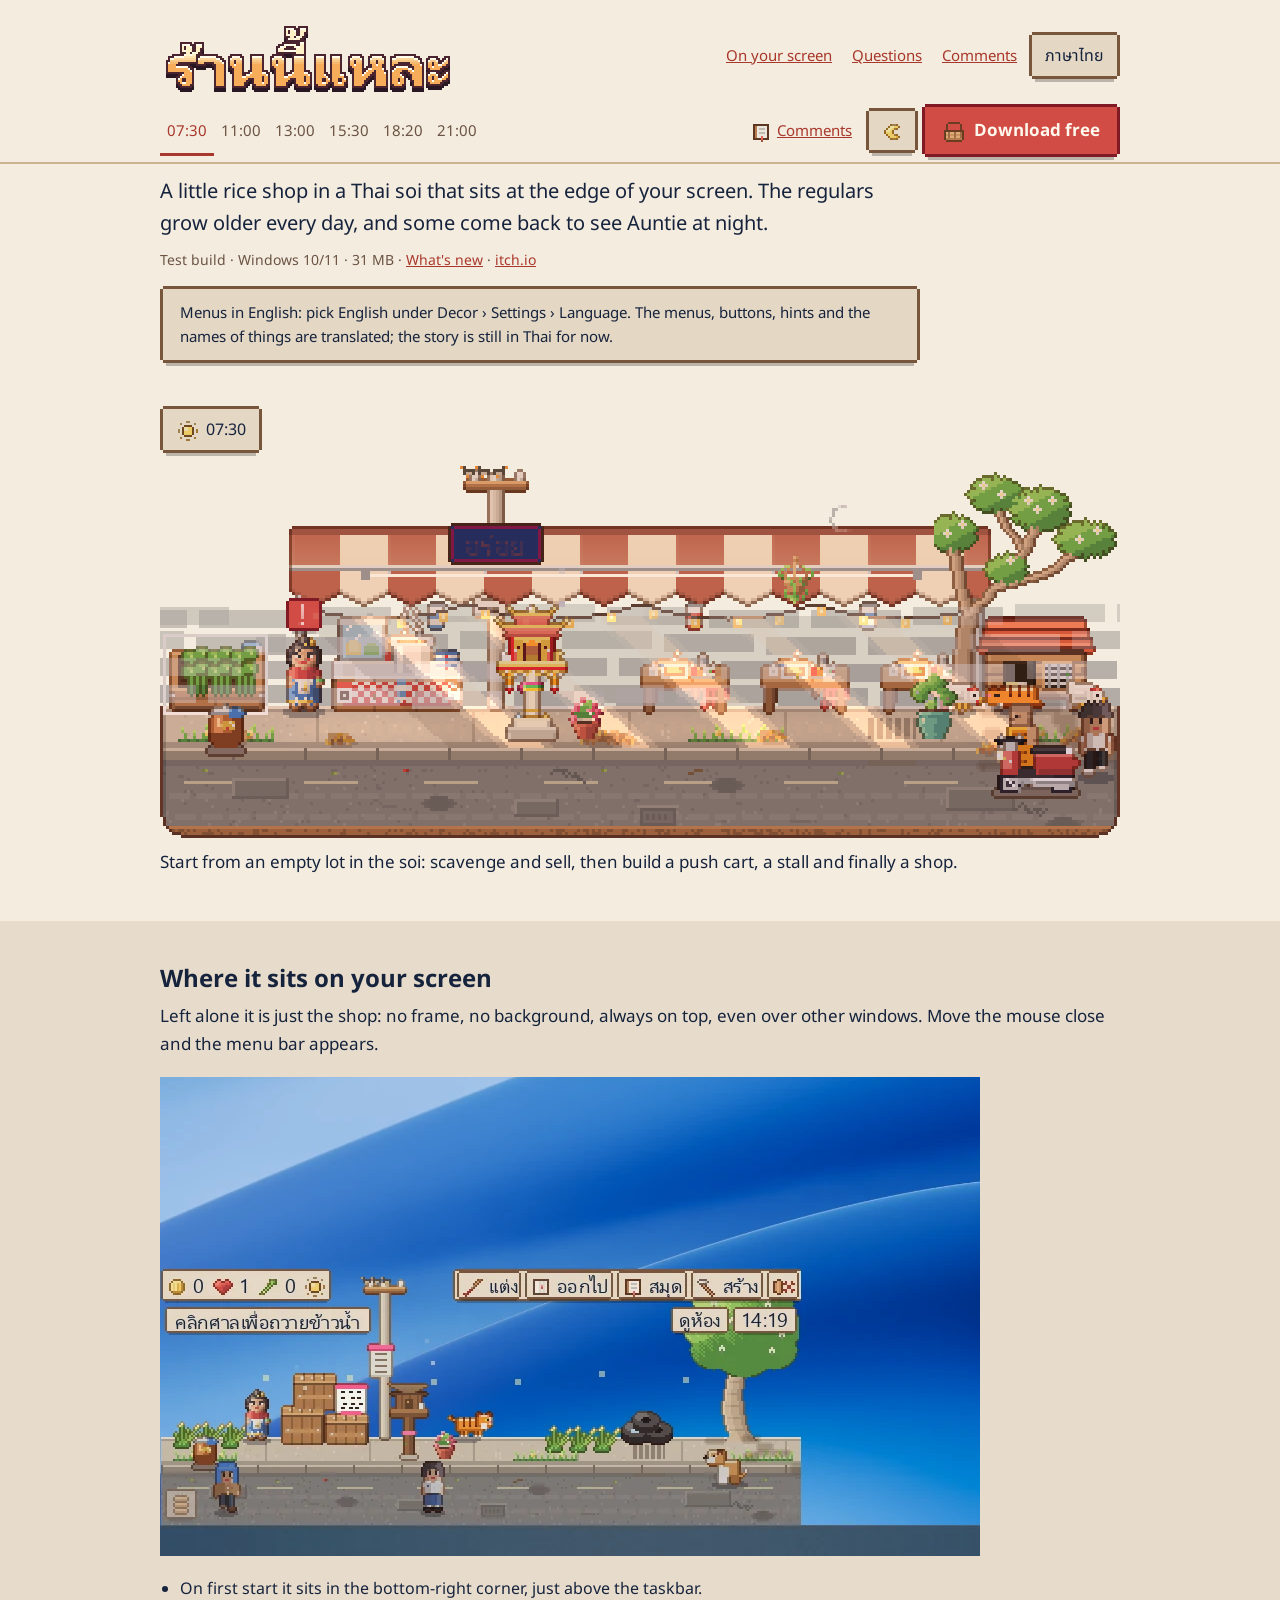
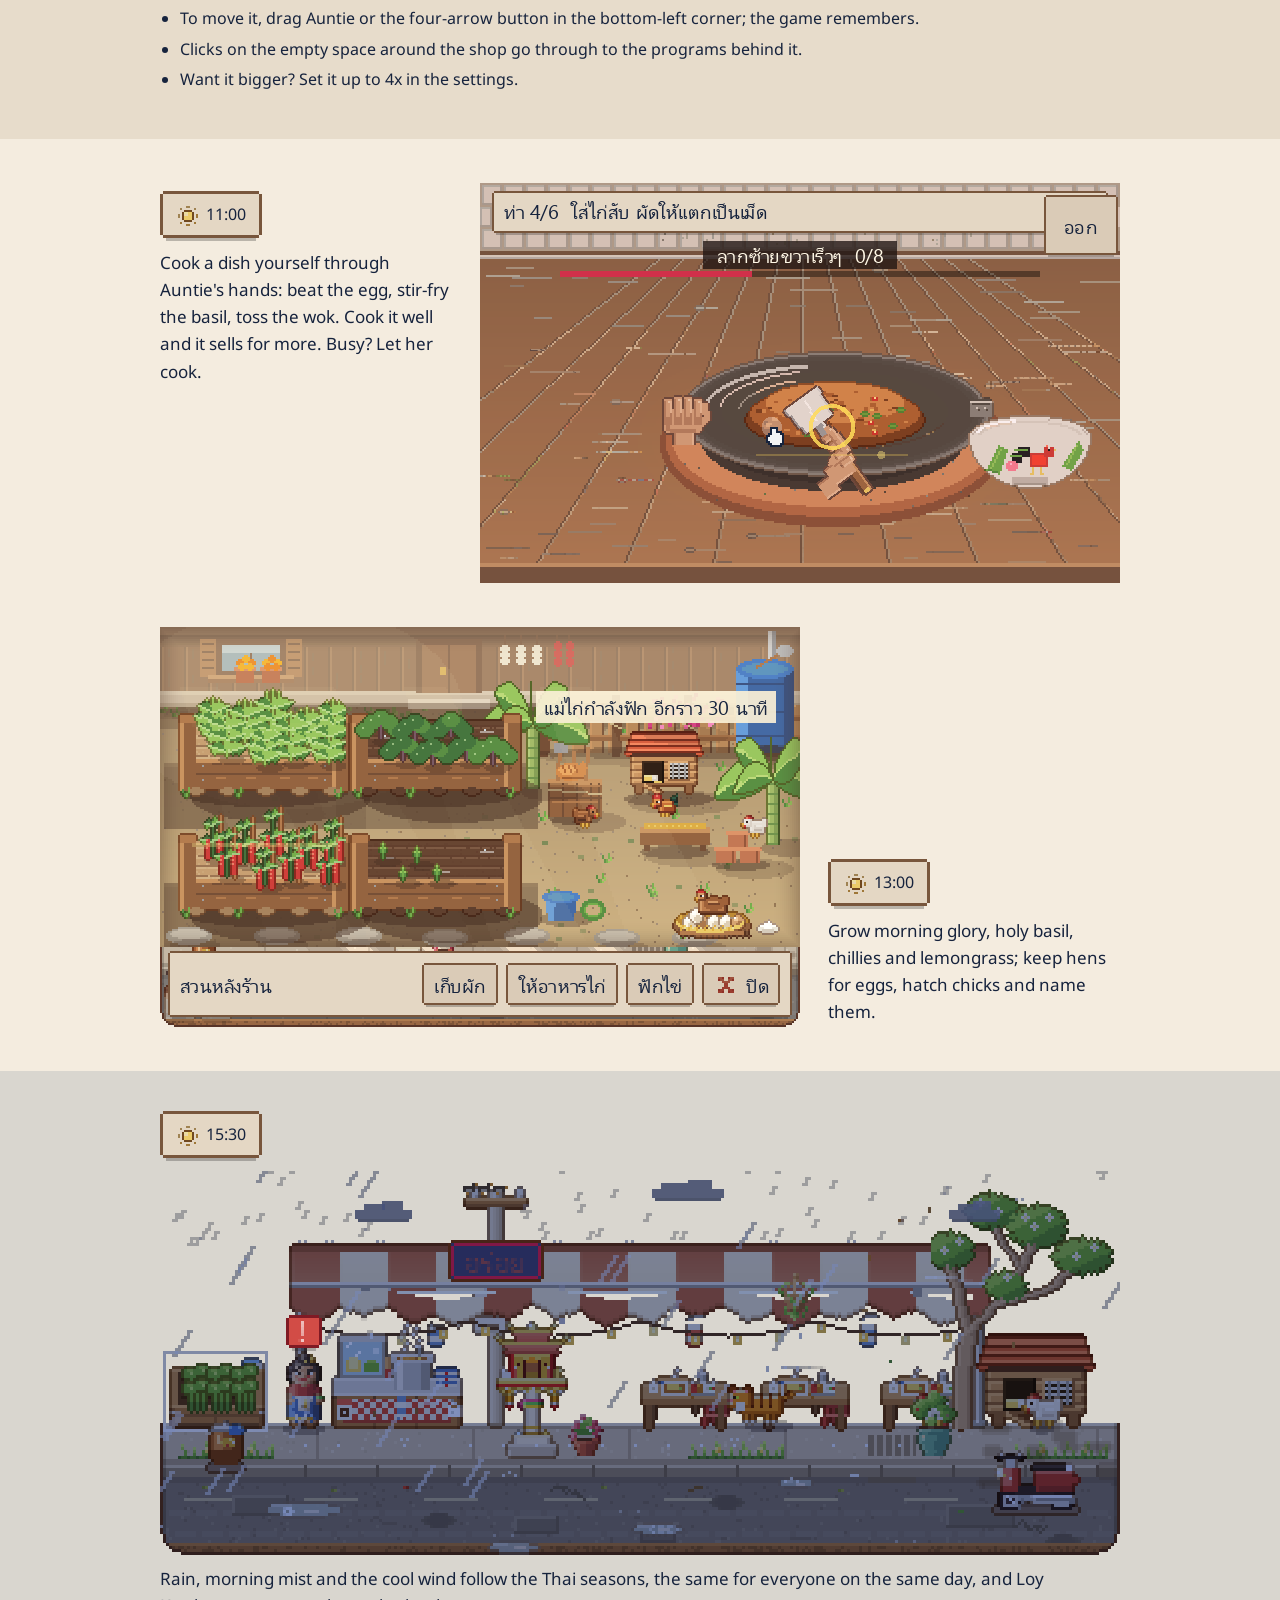
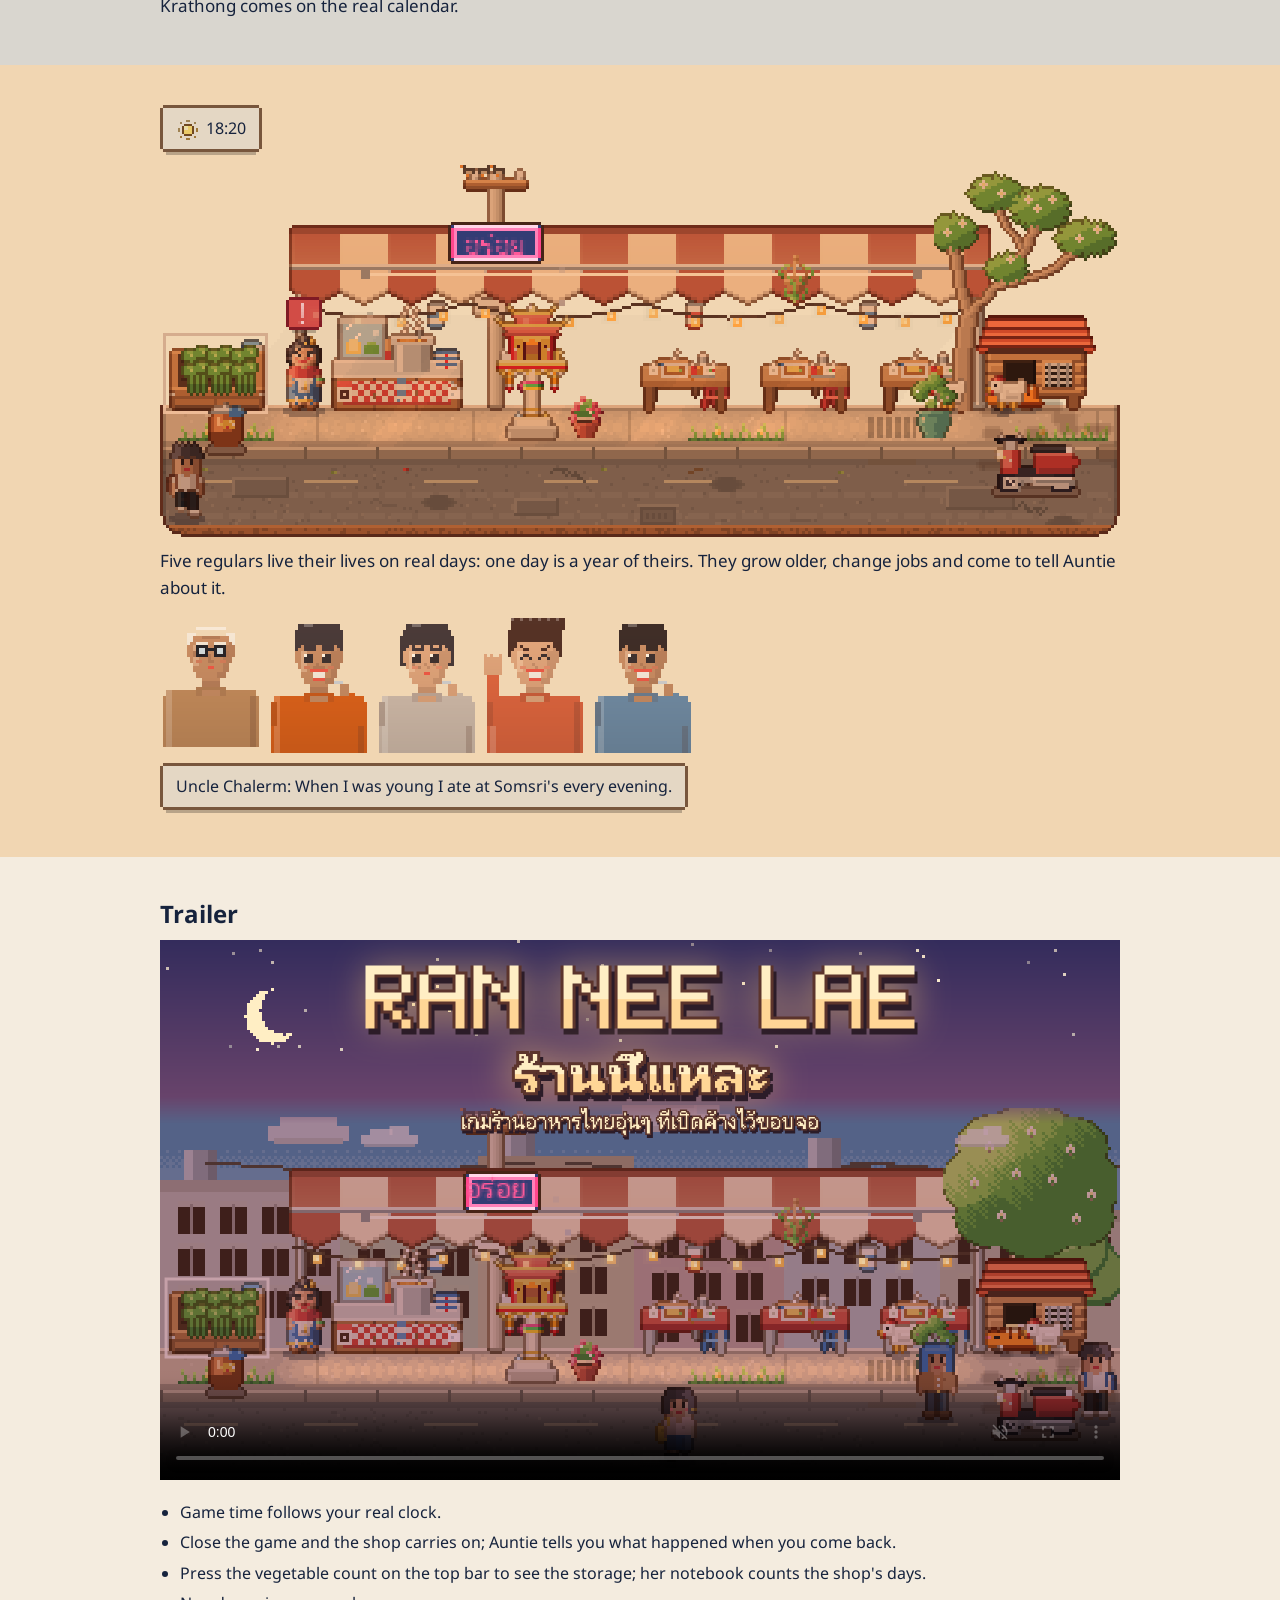
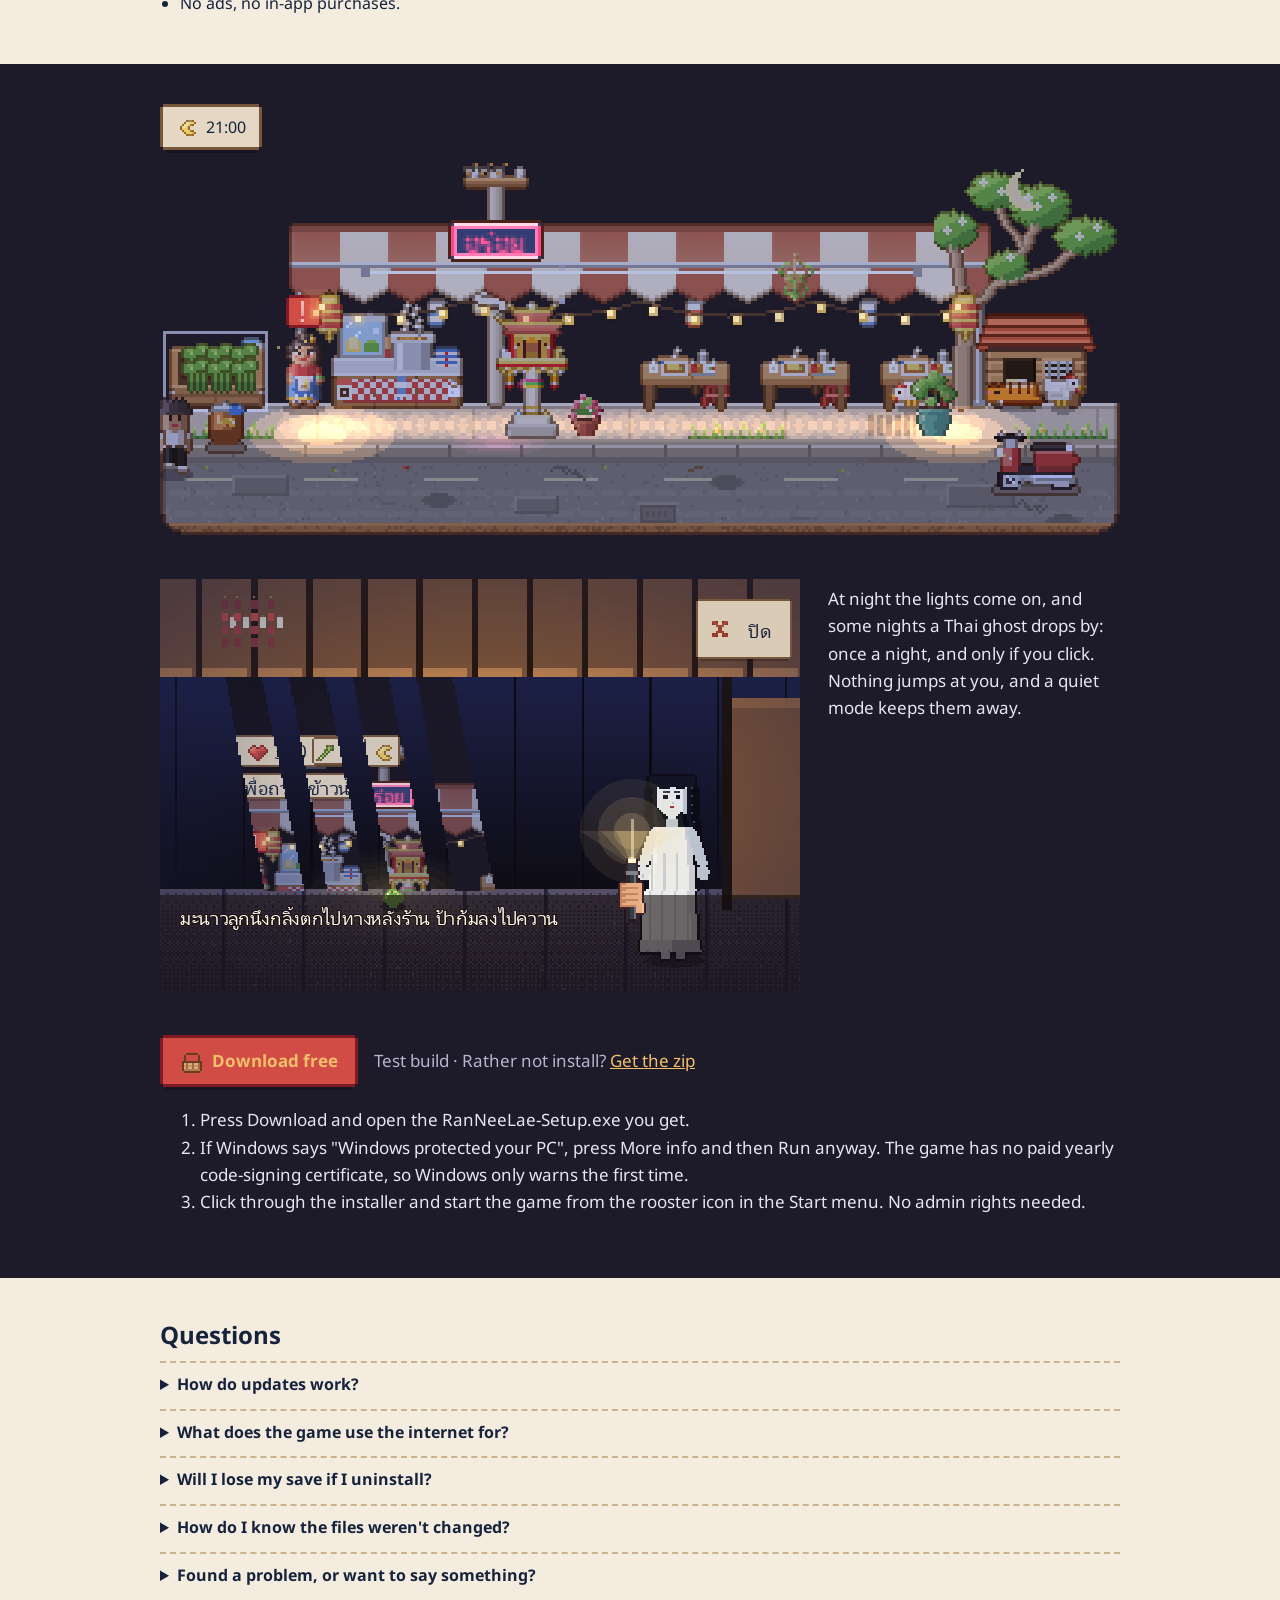
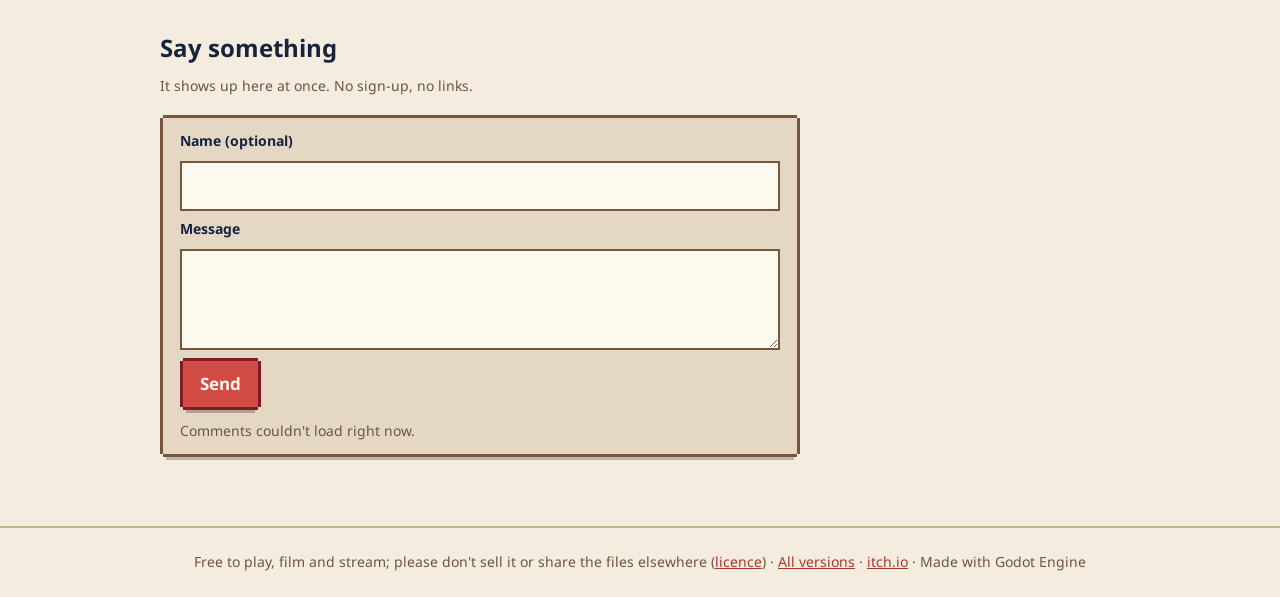
<file: index.html>
<!doctype html>
<html lang="th">
<head>
<meta charset="utf-8">
<meta name="viewport" content="width=device-width, initial-scale=1, viewport-fit=cover">
<title>ร้านนี้แหละ</title>
<meta name="description" content="ร้านข้าวเล็กๆ ในซอยไทยที่นั่งอยู่มุมจอคุณ เกมพิกเซลเล่นฟรีบน Windows">
<meta property="og:title" content="ร้านนี้แหละ">
<meta property="og:description" content="ร้านข้าวเล็กๆ ในซอยไทยที่นั่งอยู่มุมจอคุณ ลูกค้าประจำแก่ลงทุกวัน และบางคนกลับมาหาป้าอีกครั้งตอนกลางคืน">
<meta property="og:image" content="https://intity01.github.io/ran-nee-lae-releases/cover.png">
<link rel="icon" type="image/png" href="icon.png">
<link rel="alternate" hreflang="en" href="en/">
<link rel="preconnect" href="https://fonts.googleapis.com">
<link rel="preconnect" href="https://fonts.gstatic.com" crossorigin>
<link rel="stylesheet" href="https://fonts.googleapis.com/css2?family=Noto+Sans+Thai:wght@400;700&amp;display=swap">
<link rel="stylesheet" href="site.css?v=2">
<script>(function(){var t=null;try{t=localStorage.getItem("theme")}catch(_){}document.documentElement.dataset.theme=t||(matchMedia("(prefers-color-scheme: dark)").matches?"dark":"light")})()</script>
<script>
(function () {   // a first visit from a non-Thai browser, or someone who picked English before, goes to the English page
	var saved = null;
	try { saved = localStorage.getItem("lang"); } catch (_) {}
	var langs = navigator.languages || [navigator.language || ""];
	var thai = langs.some(function (l) { return /^th/i.test(l); });
	if (saved === "en" || (!saved && !thai)) location.replace("en/" + location.hash);
})();
</script>
<script src="site.js?v=2" defer></script>
</head>
<body>
<a class="skip" href="#main">ข้ามไปเนื้อหา</a>
<header class="wrap top">
	<img src="img/logo.png" width="296" height="74" alt="ร้านนี้แหละ">
	<nav aria-label="ส่วนของหน้า">
		<a href="#screen">อยู่ตรงไหนของจอ</a>
		<a href="#faq">คำถาม</a>
		<a href="#talk">ความเห็น</a>
		<a class="chip" href="en/" hreflang="en" lang="en">English</a>
	</nav>
</header>
<nav class="rail" aria-label="ช่วงเวลาในหน้า">
	<div class="wrap">
		<div class="times"><a href="#t0730">07:30</a><a href="#t1100">11:00</a><a href="#t1300">13:00</a><a href="#t1530">15:30</a><a href="#t1820">18:20</a><a href="#t2100">21:00</a></div>
		<div class="tools">
			<a class="count" href="#talk"><span class="ic note"></span><span class="word">ความเห็น </span><span data-count></span></a>
			<button type="button" class="chip theme" aria-label="สลับธีมมืดหรือสว่าง" title="ธีมมืด / สว่าง"><span class="ic"></span></button>
			<a class="btn" href="download.html"><span class="ic basket"></span><span class="word">ดาวน์โหลดฟรี</span></a>
		</div>
	</div>
</nav>

<main id="main">
<section class="wrap">
	<p class="hook">ร้านข้าวเล็กๆ ในซอยไทย ที่นั่งอยู่มุมจอคุณ ลูกค้าประจำแก่ลงทุกวัน และบางคนกลับมาหาป้าอีกครั้งตอนกลางคืน</p>
	<p class="meta"><span data-version>รุ่นทดสอบ</span> · Windows 10/11 · 31 MB · <a href="https://github.com/intity01/ran-nee-lae-releases/releases/latest">มีอะไรใหม่</a> · <a href="https://im-shines.itch.io/ran-nee-lae">itch.io</a></p>
</section>

<section id="t0730" class="day" aria-label="เช้า">
	<div class="wrap"><span class="chip clock"><span class="ic sun"></span>07:30</span></div>
	<div class="strip"><img src="img/strip-morning.png" width="960" height="372" alt="ร้านของป้าตอนเช้าหน้าหนาว แดดส่องเฉียงเข้าร้าน"></div>
	<p class="wrap caption">เริ่มจากลานว่างในซอย เก็บของ ขายของ แล้วสร้างรถเข็น แผงลอย จนเป็นร้าน</p>
</section>

<section id="screen" class="screen">
	<div class="wrap">
		<h2>อยู่ตรงไหนของจอ</h2>
		<p>ปล่อยไว้เฉยๆ ก็มีแค่ร้าน ไม่มีกรอบ ไม่มีพื้นหลัง อยู่บนสุดเสมอ เอาเมาส์ไปใกล้ แถบเมนูจะโผล่มา</p>
		<div class="panel" style="margin-top:18px"><img class="photo" src="img/desktop.png" width="820" height="479" alt="ร้านวางอยู่ล่างจอ ข้างหน้าต่างโปรแกรมอื่น"></div>
		<ul class="points">
			<li>เปิดครั้งแรกร้านอยู่มุมขวาล่าง เหนือแถบงานพอดี</li>
			<li>ย้ายร้าน: ลากป้า หรือปุ่มลูกศรสี่ทางมุมซ้ายล่าง เกมจำตำแหน่งให้</li>
			<li>คลิกที่ว่างรอบร้านทะลุไปถึงโปรแกรมข้างหลัง</li>
			<li>อยากได้ใหญ่ขึ้น ตั้งได้ถึง 4 เท่าในตั้งค่า</li>
		</ul>
	</div>
</section>

<section id="t1100" class="wrap pair" aria-label="ทำกับข้าว">
	<div class="words"><span class="chip clock"><span class="ic sun"></span>11:00</span>
		<p>ทำกับข้าวเองผ่านมือป้า ทอดไข่ ผัดกะเพรา โยนกระทะ ทำดีขายได้แพงขึ้น ยุ่งอยู่ก็ปล่อยให้ป้าทำเอง</p></div>
	<div class="panel"><img src="img/panel-cook.png" width="640" height="400" alt="มือป้ากำลังผัดกะเพราในกระทะ"></div>
</section>

<section id="t1300" class="wrap pair flip" aria-label="สวนหลังร้าน" style="padding-top:0">
	<div class="panel"><img src="img/panel-garden.png" width="640" height="400" alt="สวนหลังร้าน แปลงผักและเล้าไก่"></div>
	<div class="words"><span class="chip clock"><span class="ic sun"></span>13:00</span>
		<p>ปลูกผักบุ้ง กะเพรา พริก ตะไคร้ เลี้ยงไก่เก็บไข่ ฟักลูกเจี๊ยบแล้วตั้งชื่อเอง</p></div>
</section>

<section id="t1530" class="day rainy" aria-label="ฝน">
	<div class="wrap"><span class="chip clock"><span class="ic sun"></span>15:30</span></div>
	<div class="strip"><img src="img/strip-rain.png" width="960" height="384" alt="ฝนตกหนักหน้าร้าน"></div>
	<p class="wrap caption">ฝน หมอกเช้า ลมหนาว ตามฤดูไทยจริง ทุกคนเห็นฝนห่าเดียวกันในวันเดียวกัน ลอยกระทงมาตามปฏิทินจริง</p>
</section>

<section id="t1820" class="day dusky" aria-label="ขาประจำ">
	<div class="wrap"><span class="chip clock"><span class="ic sun"></span>18:20</span></div>
	<div class="strip"><img src="img/strip-dusk.png" width="960" height="372" alt="ร้านตอนเย็น ไฟเริ่มติด"></div>
	<div class="wrap">
		<p class="caption">ขาประจำห้าคนมีชีวิตตามวันจริง หนึ่งวันคือหนึ่งปีของเขา แก่ขึ้น เปลี่ยนงาน แล้วมาเล่าให้ป้าฟัง</p>
		<div class="cast">
			<button type="button" aria-pressed="true" data-name="ลุงเฉลิม" data-line="สมัยหนุ่มลุงกินร้านสมศรีทุกเย็น"><img src="img/folk-chalerm-b.png" alt="ลุงเฉลิม"></button>
			<button type="button" aria-pressed="false" data-name="พี่ก้อง" data-line="ผัดผักบุ้งไฟแดง ข้าวสองจานนะป้า"><img src="img/folk-kong-a.png" alt="พี่ก้อง"></button>
			<button type="button" aria-pressed="false" data-name="น้องเมย์" data-line="หนูยังเลือกไม่ได้เลยว่าจะเรียนต่อไหม"><img src="img/folk-may-a.png" alt="น้องเมย์"></button>
			<button type="button" aria-pressed="false" data-name="เจ๊หลิน" data-line="รู้ยัง ซอยข้างๆ เขาจะขายที่กันแล้ว"><img src="img/folk-lin-a.png" alt="เจ๊หลิน"></button>
			<button type="button" aria-pressed="false" data-name="ต้นกล้า" data-line="ป้าครับ ผมขอตอกไข่เอง"><img src="img/folk-tonkla-a.png" alt="ต้นกล้า"></button>
		</div>
		<p id="said" class="chip said" aria-live="polite">ลุงเฉลิม: สมัยหนุ่มลุงกินร้านสมศรีทุกเย็น</p>
	</div>
</section>

<section class="wrap" style="padding:44px 20px" aria-labelledby="watch">
	<h2 id="watch">ตัวอย่าง</h2>
	<video src="media/trailer.mp4" poster="cover.png" controls muted playsinline preload="metadata">ตัวอย่างเกม 32 วินาที</video>
	<ul class="points">
		<li>เวลาในเกมตามนาฬิกาเครื่องคุณ</li>
		<li>ปิดเกมไป ร้านยังเดินต่อ กลับมาป้าเล่าให้ฟังว่าเกิดอะไรขึ้น</li>
		<li>กดตัวเลขผักบนแถบเพื่อดูคลังของ สมุดป้านับวันของร้าน</li>
		<li>ไม่มีโฆษณา ไม่มีเติมเงิน</li>
	</ul>
</section>

<section id="t2100" class="day night" aria-label="กลางคืน">
	<div class="wrap"><span class="chip clock"><span class="ic moon"></span>21:00</span></div>
	<div class="strip"><img src="img/strip-night.png" width="960" height="372" alt="ร้านตอนกลางคืน โคมไฟติด"></div>
	<div class="wrap pair" style="padding-bottom:0">
		<div class="panel"><img src="img/panel-ghost.png" width="640" height="412" alt="แม่นาคยืนถือตะเกียงหลังร้าน"></div>
		<p class="words">กลางคืนไฟติด บางคืนผีไทยแวะมา คืนละครั้ง ถ้าคุณคลิกเอง ไม่มีอะไรกระโดดใส่ ไม่อยากเจอก็เปิดโหมดกันรำคาญ</p>
	</div>
	<div class="wrap install">
		<div class="row">
			<a class="btn" href="download.html"><span class="ic basket"></span>ดาวน์โหลดฟรี</a>
			<span class="soft"><span data-version>รุ่นทดสอบ</span> · ไม่อยากติดตั้ง? <a href="https://github.com/intity01/ran-nee-lae-releases/releases/latest/download/RanNeeLae.zip">โหลดแบบ zip</a></span>
		</div>
		<ol>
			<li>กดดาวน์โหลด แล้วเปิดไฟล์ RanNeeLae-Setup.exe</li>
			<li>ถ้า Windows ขึ้นว่า “Windows ป้องกันพีซีของคุณ” กด “ข้อมูลเพิ่มเติม” แล้ว “เรียกใช้ต่อไป” เกมไม่มีใบรับรองรายปีแบบเสียเงิน Windows จึงเตือนครั้งแรก</li>
			<li>ติดตั้งจนจบ แล้วเปิดเกมจากไอคอนไก่ในเมนูเริ่ม ไม่ต้องใช้สิทธิ์แอดมิน</li>
		</ol>
	</div>
</section>

<section id="faq" class="wrap" style="padding-top:44px">
	<h2>คำถามที่พบบ่อย</h2>
	<details><summary>อัปเดตยังไง</summary><p>ไม่ต้องโหลดใหม่ทั้งเกม เปิดเกมแล้วถ้ามีรุ่นใหม่ ปุ่ม “โหลดอัปเดต” จะขึ้นใต้แถบบน อัปเดตเล็กและมีลายเซ็น เกมตรวจลายเซ็นทุกครั้ง กดแล้วเปิดเกมใหม่ ปิดการเช็กได้ในตั้งค่า ตัวติดตั้งในหน้านี้เป็นรุ่นล่าสุดเสมอ</p></details>
	<details><summary>เกมใช้อินเทอร์เน็ตทำอะไร</summary><p>เช็กอัปเดตตอนเปิดเกมอย่างเดียว เซฟอยู่ในเครื่องคุณ ไม่ส่งอะไรออกไป</p></details>
	<details><summary>ถอนการติดตั้งแล้วเซฟหายไหม</summary><p>ถอนที่ การตั้งค่า › แอป › ร้านนี้แหละ ตัวถอนจะถามก่อนว่าจะลบเซฟไหม เก็บไว้ ติดตั้งใหม่ก็เล่นต่อได้</p></details>
	<details><summary>รู้ได้ไงว่าไฟล์ไม่ถูกแก้</summary><p>เทียบ SHA-256 ของไฟล์กับ SHA256SUMS.txt ใน<a href="https://github.com/intity01/ran-nee-lae-releases/releases">หน้ารุ่นทั้งหมด</a></p></details>
	<details><summary>เจอปัญหา หรืออยากบอกอะไร</summary><p>เขียนในความเห็นข้างล่างได้เลย หรือเปิด <a href="https://github.com/intity01/ran-nee-lae-releases/issues">Issue บน GitHub</a> ภาษาไทยหรืออังกฤษก็ได้ เกมยังเป็นรุ่นทดสอบ ทุกความเห็นช่วยได้มาก</p></details>
</section>

<section id="talk" class="wrap talk" style="padding-top:36px;padding-bottom:48px">
	<h2>คุยกันหน่อย</h2>
	<p class="meta">พิมพ์แล้วขึ้นตรงนี้เลย ไม่ต้องสมัครอะไร ใส่ลิงก์ไม่ได้</p>
	<form id="comment-form" class="box">
		<label for="c-name">ชื่อ (ไม่ใส่ก็ได้)</label>
		<input id="c-name" name="name" maxlength="30" autocomplete="nickname">
		<label for="c-body">ข้อความ</label>
		<textarea id="c-body" name="body" rows="3" maxlength="500" required></textarea>
		<button type="submit" class="btn" style="align-self:flex-start">ส่ง</button>
		<p id="comment-status" class="status" aria-live="polite"></p>
	</form>
	<ol id="comments" aria-label="ความเห็น"><li>กำลังโหลด…</li></ol>
</section>
</main>
<a class="chip totop" href="#" hidden>↑ บนสุด</a>

<footer>
	เล่น ถ่าย สตรีมได้ฟรี ห้ามขายหรือแจกไฟล์ที่อื่น (<a href="LICENSE.txt">ข้อตกลง</a>) ·
	<a href="https://github.com/intity01/ran-nee-lae-releases/releases">รุ่นทั้งหมด</a> ·
	<a href="https://im-shines.itch.io/ran-nee-lae">itch.io</a> · สร้างด้วย Godot Engine
</footer>
</body>
</html>
</file>
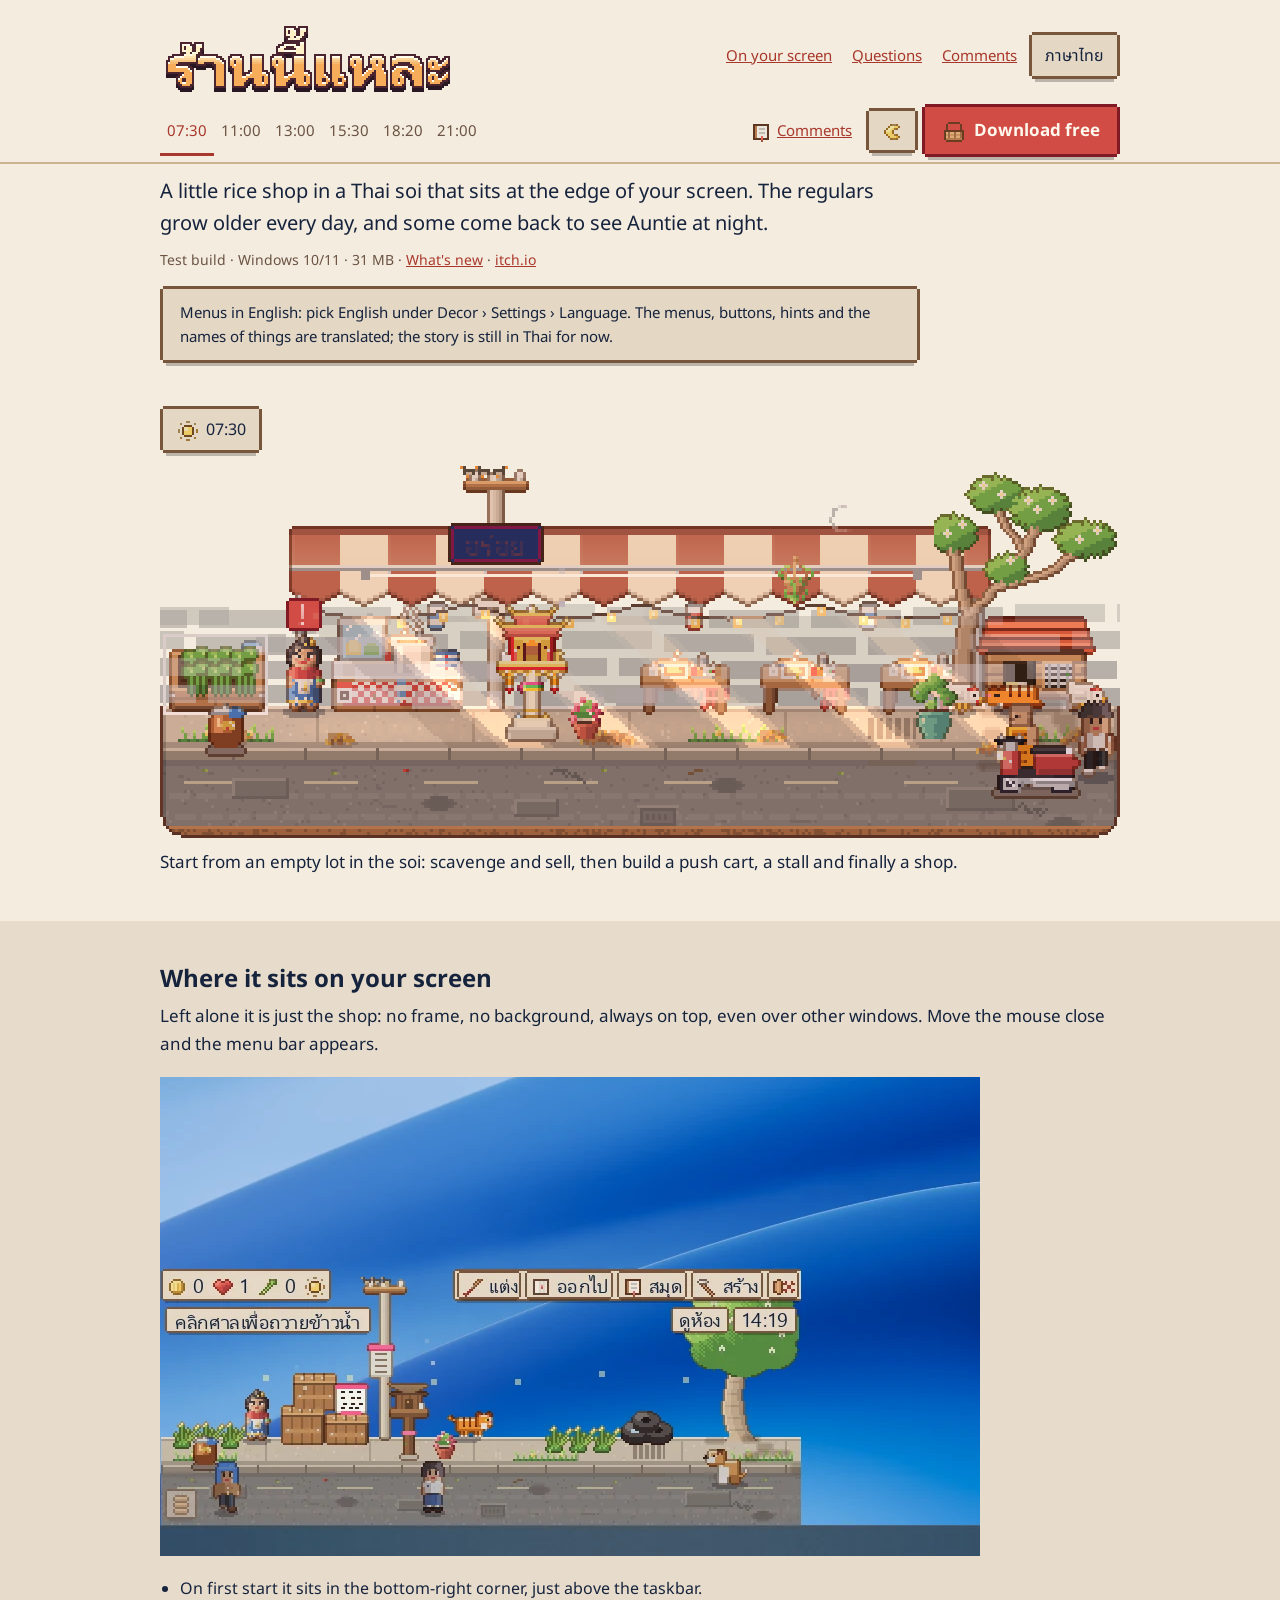
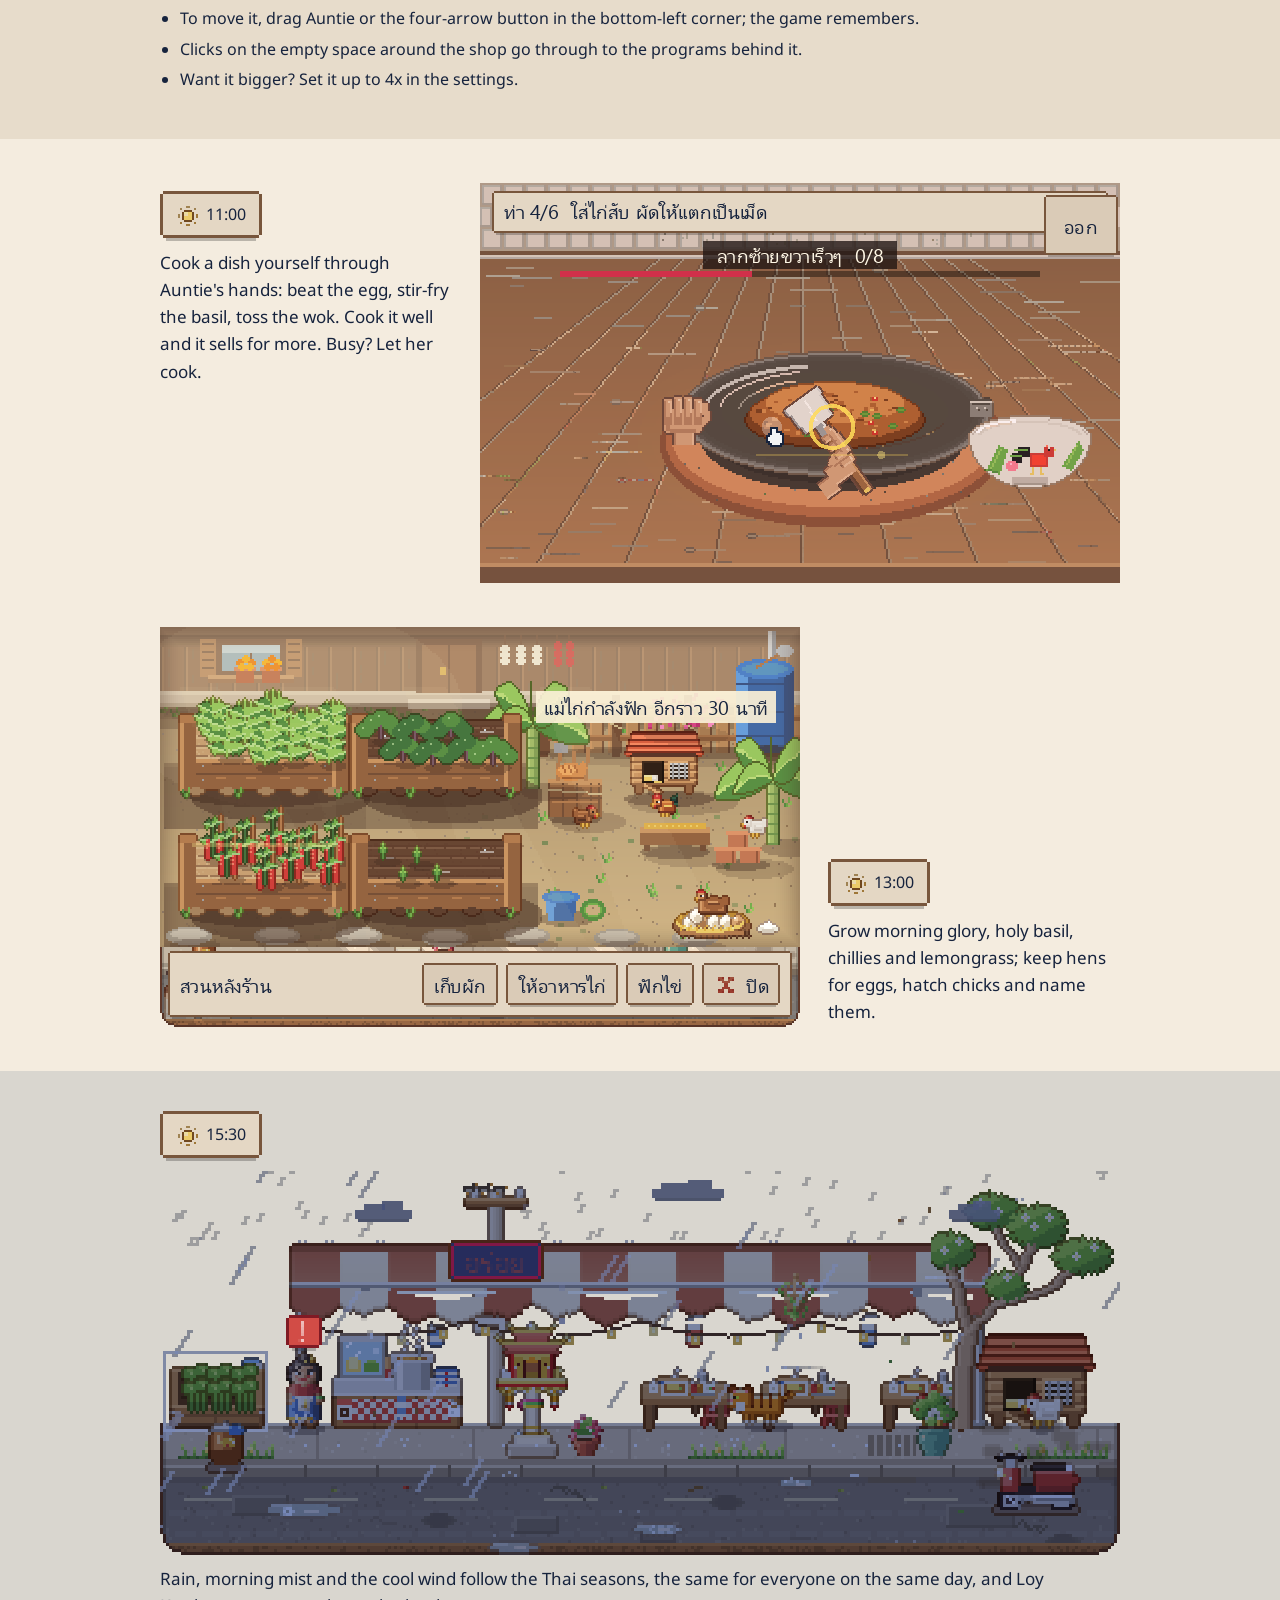
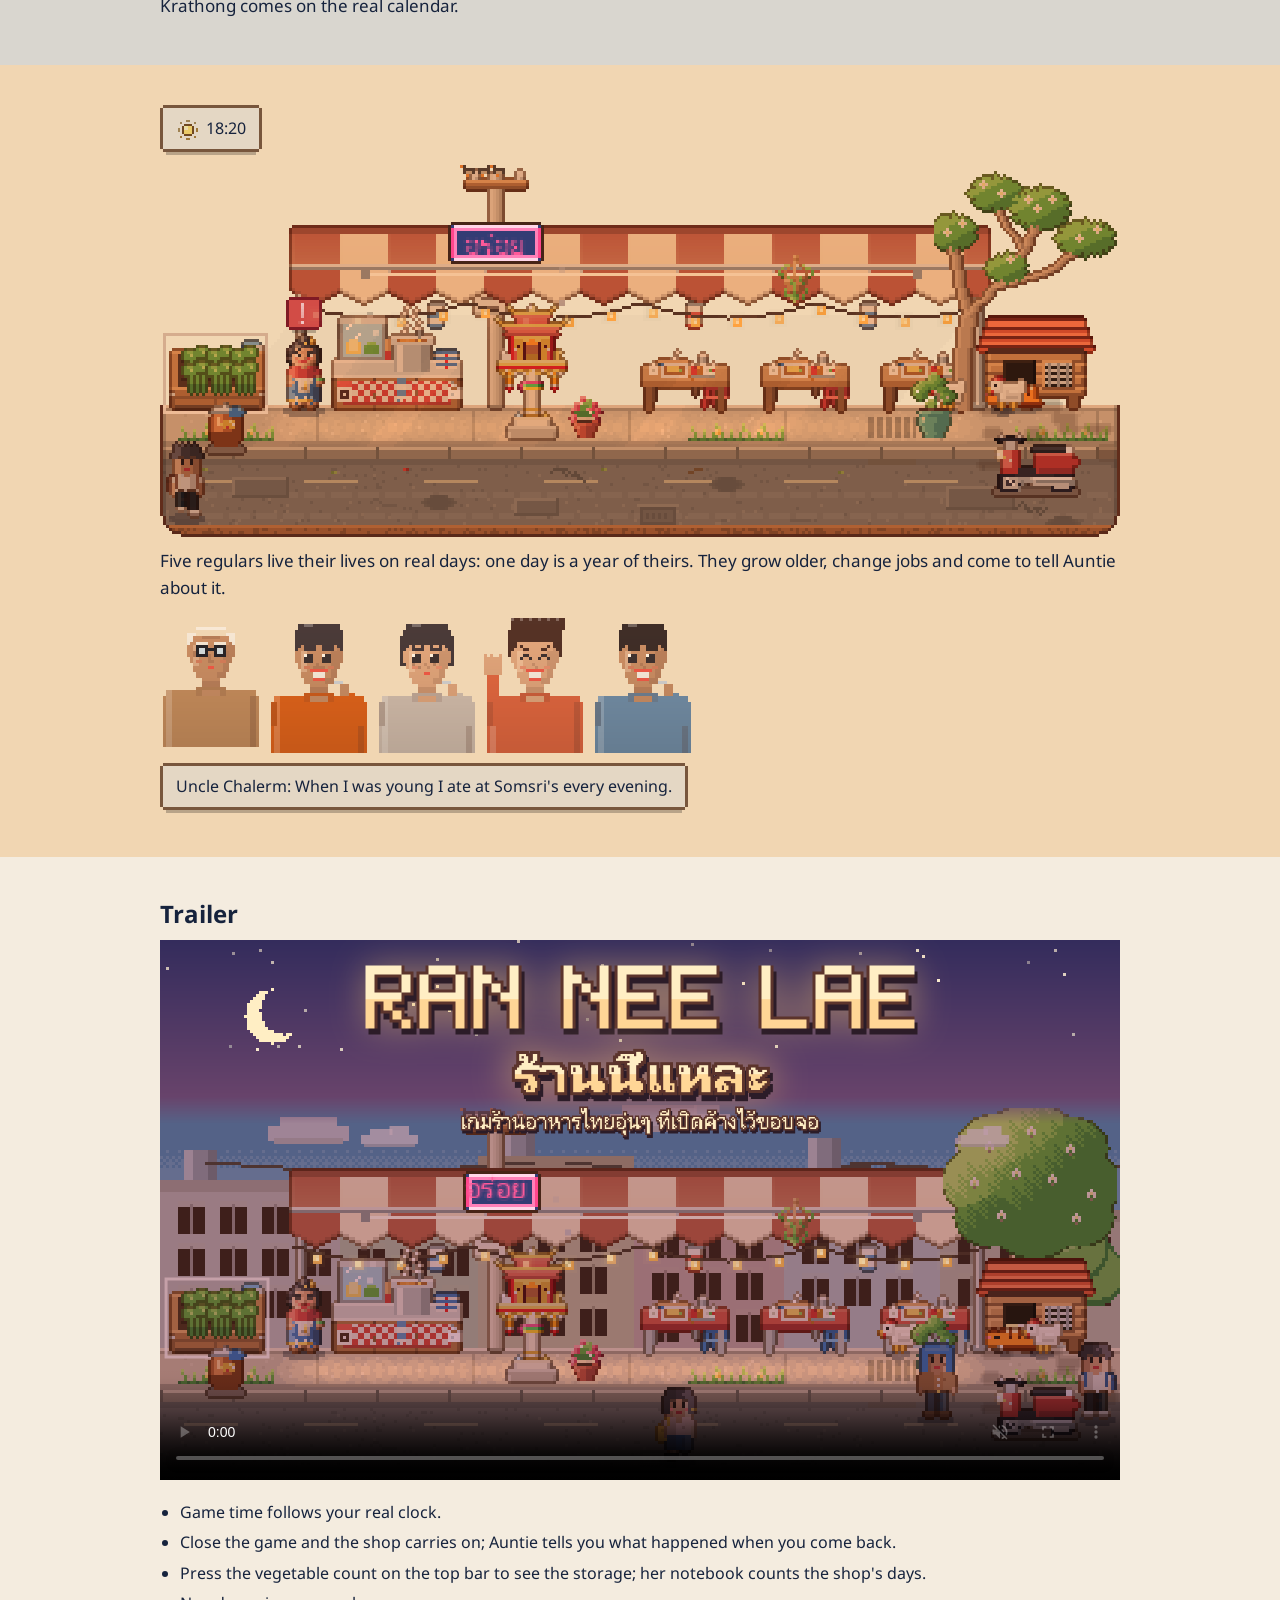
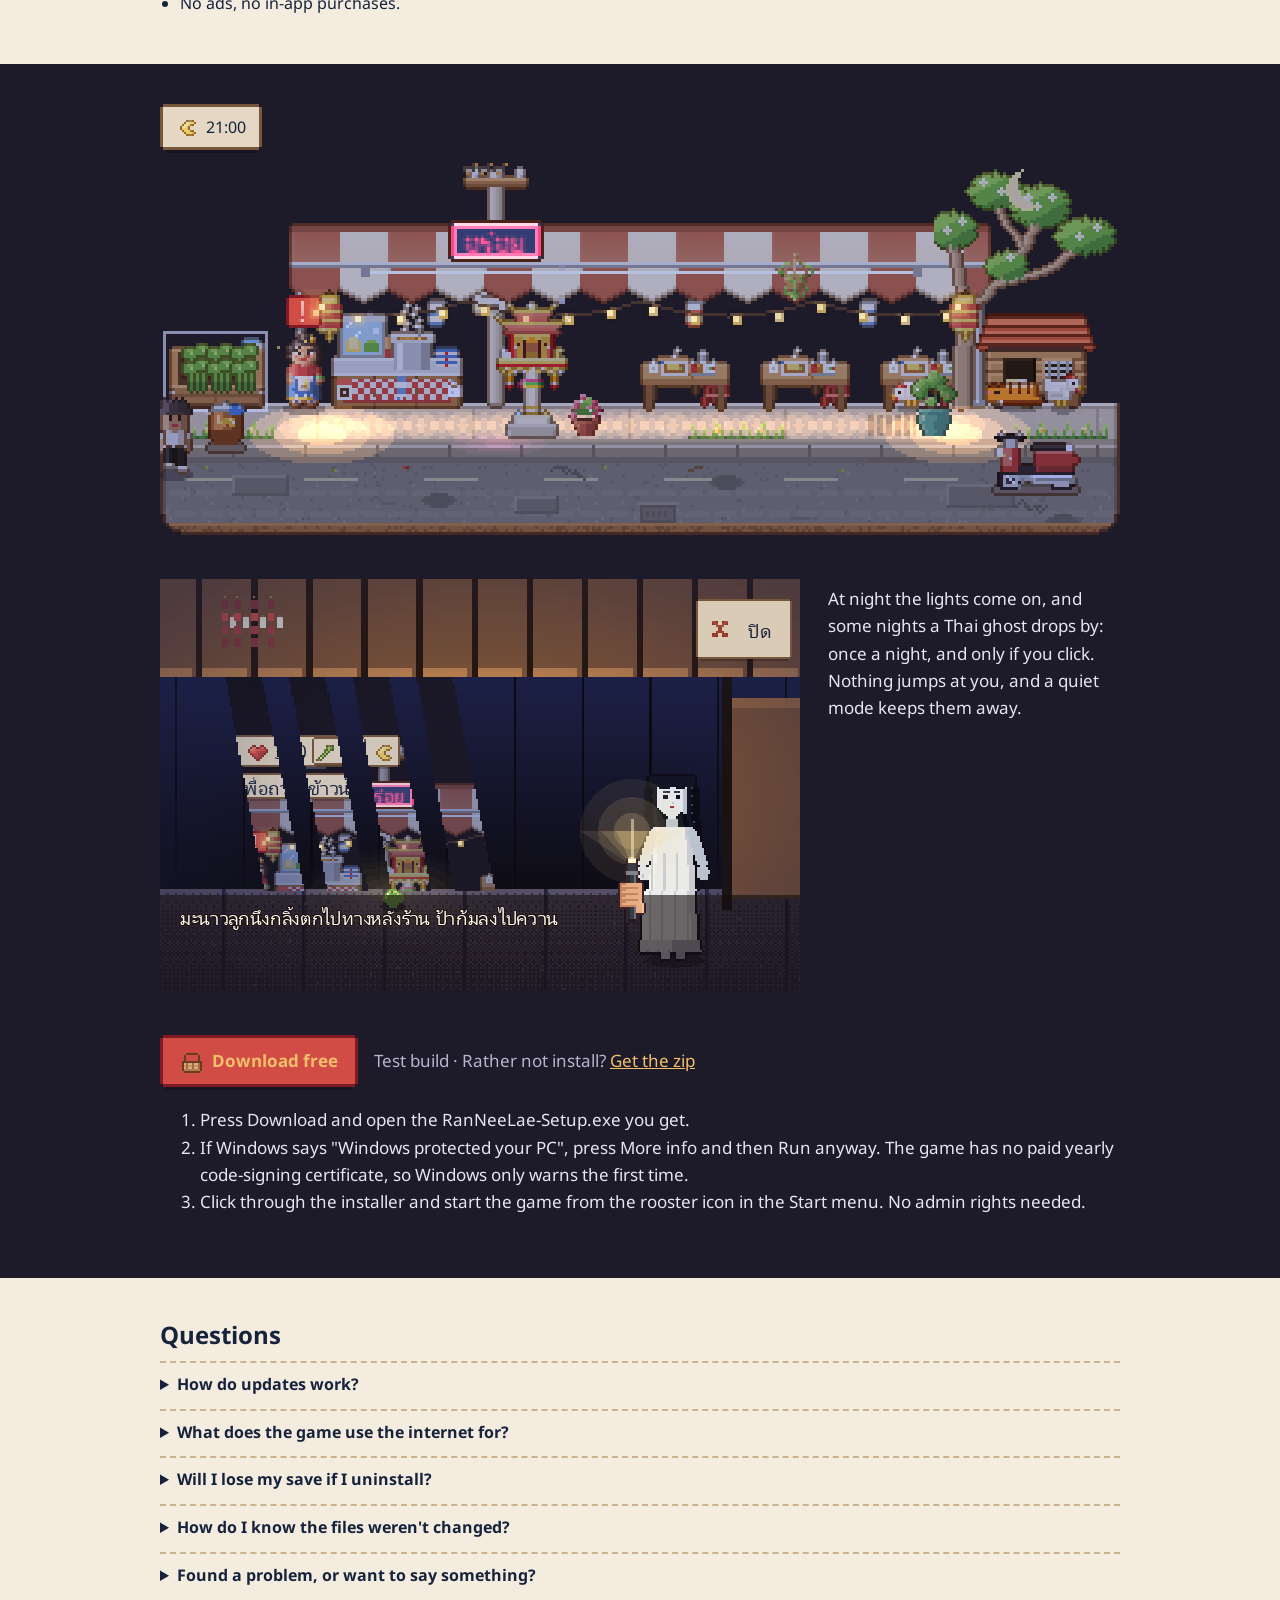
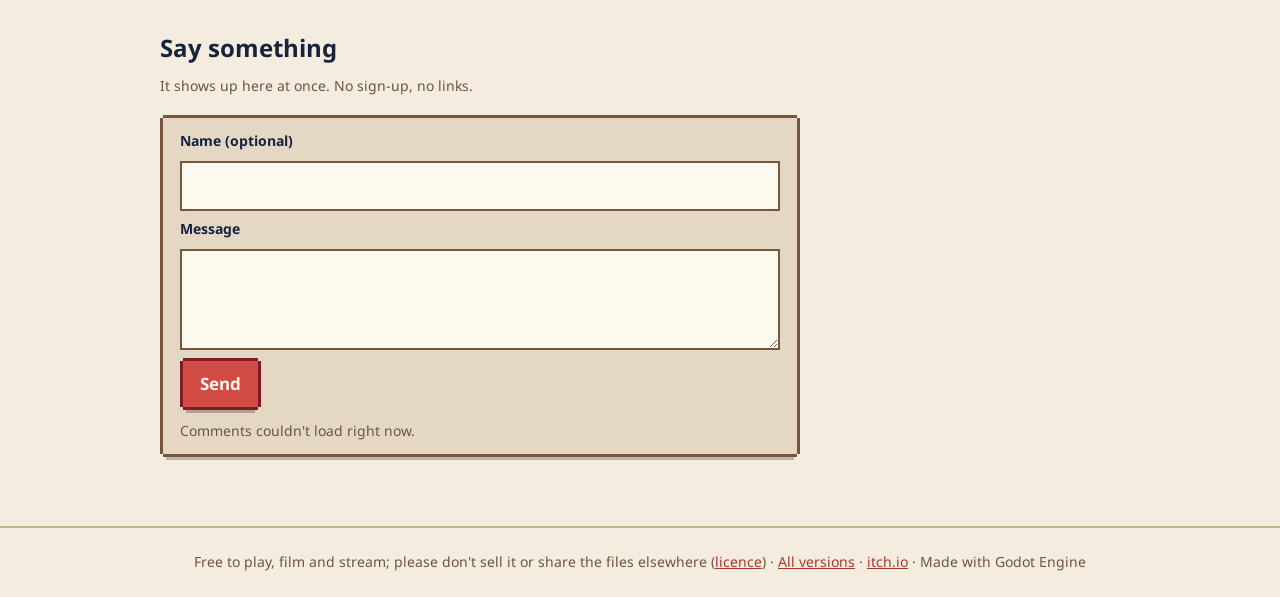
<file: en/index.html>
<!doctype html>
<html lang="en">
<head>
<meta charset="utf-8">
<meta name="viewport" content="width=device-width, initial-scale=1, viewport-fit=cover">
<title>Ran Nee Lae</title>
<meta name="description" content="A little rice shop in a Thai soi that sits at the edge of your screen. A free pixel game for Windows.">
<meta property="og:title" content="Ran Nee Lae">
<meta property="og:description" content="A little rice shop in a Thai soi that sits at the edge of your screen. The regulars grow older every day, and some come back to see Auntie at night.">
<meta property="og:image" content="https://intity01.github.io/ran-nee-lae-releases/cover.png">
<link rel="icon" type="image/png" href="../icon.png">
<link rel="alternate" hreflang="th" href="../">
<link rel="preconnect" href="https://fonts.googleapis.com">
<link rel="preconnect" href="https://fonts.gstatic.com" crossorigin>
<link rel="stylesheet" href="https://fonts.googleapis.com/css2?family=Noto+Sans+Thai:wght@400;700&amp;display=swap">
<link rel="stylesheet" href="../site.css?v=2">
<script>(function(){var t=null;try{t=localStorage.getItem("theme")}catch(_){}document.documentElement.dataset.theme=t||(matchMedia("(prefers-color-scheme: dark)").matches?"dark":"light")})()</script>
<script src="../site.js?v=2" defer></script>
</head>
<body>
<a class="skip" href="#main">Skip to content</a>
<header class="wrap top">
	<img src="../img/logo.png" width="296" height="74" alt="Ran Nee Lae (ร้านนี้แหละ)">
	<nav aria-label="Page sections">
		<a href="#screen">On your screen</a>
		<a href="#faq">Questions</a>
		<a href="#talk">Comments</a>
		<a class="chip" href="../" hreflang="th" lang="th">ภาษาไทย</a>
	</nav>
</header>
<nav class="rail" aria-label="Times of day on this page">
	<div class="wrap">
		<div class="times"><a href="#t0730">07:30</a><a href="#t1100">11:00</a><a href="#t1300">13:00</a><a href="#t1530">15:30</a><a href="#t1820">18:20</a><a href="#t2100">21:00</a></div>
		<div class="tools">
			<a class="count" href="#talk"><span class="ic note"></span><span class="word">Comments </span><span data-count></span></a>
			<button type="button" class="chip theme" aria-label="Switch dark or light theme" title="Dark / light"><span class="ic"></span></button>
			<a class="btn" href="download.html"><span class="ic basket"></span><span class="word">Download free</span></a>
		</div>
	</div>
</nav>

<main id="main">
<section class="wrap">
	<p class="hook">A little rice shop in a Thai soi that sits at the edge of your screen. The regulars grow older every day, and some come back to see Auntie at night.</p>
	<p class="meta"><span data-version>Test build</span> · Windows 10/11 · 31 MB · <a href="https://github.com/intity01/ran-nee-lae-releases/releases/latest">What's new</a> · <a href="https://im-shines.itch.io/ran-nee-lae">itch.io</a></p>
	<p class="box note-en">Menus in English: pick English under Decor › Settings › Language. The menus, buttons, hints and the names of things are translated; the story is still in Thai for now.</p>
</section>

<section id="t0730" class="day" aria-label="Morning">
	<div class="wrap"><span class="chip clock"><span class="ic sun"></span>07:30</span></div>
	<div class="strip"><img src="../img/strip-morning.png" width="960" height="372" alt="Auntie's shop on a cool-season morning, sunlight slanting in"></div>
	<p class="wrap caption">Start from an empty lot in the soi: scavenge and sell, then build a push cart, a stall and finally a shop.</p>
</section>

<section id="screen" class="screen">
	<div class="wrap">
		<h2>Where it sits on your screen</h2>
		<p>Left alone it is just the shop: no frame, no background, always on top, even over other windows. Move the mouse close and the menu bar appears.</p>
		<div class="panel" style="margin-top:18px"><img class="photo" src="../img/desktop.png" width="820" height="479" alt="The shop at the bottom of a desktop beside other windows"></div>
		<ul class="points">
			<li>On first start it sits in the bottom-right corner, just above the taskbar.</li>
			<li>To move it, drag Auntie or the four-arrow button in the bottom-left corner; the game remembers.</li>
			<li>Clicks on the empty space around the shop go through to the programs behind it.</li>
			<li>Want it bigger? Set it up to 4x in the settings.</li>
		</ul>
	</div>
</section>

<section id="t1100" class="wrap pair" aria-label="Cooking">
	<div class="words"><span class="chip clock"><span class="ic sun"></span>11:00</span>
		<p>Cook a dish yourself through Auntie's hands: beat the egg, stir-fry the basil, toss the wok. Cook it well and it sells for more. Busy? Let her cook.</p></div>
	<div class="panel"><img src="../img/panel-cook.png" width="640" height="400" alt="Auntie's hands stir-frying basil chicken in a wok"></div>
</section>

<section id="t1300" class="wrap pair flip" aria-label="The back garden" style="padding-top:0">
	<div class="panel"><img src="../img/panel-garden.png" width="640" height="400" alt="The back garden: vegetable beds and the hen house"></div>
	<div class="words"><span class="chip clock"><span class="ic sun"></span>13:00</span>
		<p>Grow morning glory, holy basil, chillies and lemongrass; keep hens for eggs, hatch chicks and name them.</p></div>
</section>

<section id="t1530" class="day rainy" aria-label="Rain">
	<div class="wrap"><span class="chip clock"><span class="ic sun"></span>15:30</span></div>
	<div class="strip"><img src="../img/strip-rain.png" width="960" height="384" alt="Heavy rain in front of the shop"></div>
	<p class="wrap caption">Rain, morning mist and the cool wind follow the Thai seasons, the same for everyone on the same day, and Loy Krathong comes on the real calendar.</p>
</section>

<section id="t1820" class="day dusky" aria-label="The regulars">
	<div class="wrap"><span class="chip clock"><span class="ic sun"></span>18:20</span></div>
	<div class="strip"><img src="../img/strip-dusk.png" width="960" height="372" alt="The shop at dusk as the lights come on"></div>
	<div class="wrap">
		<p class="caption">Five regulars live their lives on real days: one day is a year of theirs. They grow older, change jobs and come to tell Auntie about it.</p>
		<div class="cast">
			<button type="button" aria-pressed="true" data-name="Uncle Chalerm" data-line="When I was young I ate at Somsri's every evening."><img src="../img/folk-chalerm-b.png" alt="Uncle Chalerm"></button>
			<button type="button" aria-pressed="false" data-name="Kong" data-line="Morning glory, fire-fried, two plates of rice!"><img src="../img/folk-kong-a.png" alt="Kong"></button>
			<button type="button" aria-pressed="false" data-name="May" data-line="I still can't decide whether to keep studying."><img src="../img/folk-may-a.png" alt="May"></button>
			<button type="button" aria-pressed="false" data-name="Jae Lin" data-line="Heard? The next soi is selling up."><img src="../img/folk-lin-a.png" alt="Jae Lin"></button>
			<button type="button" aria-pressed="false" data-name="Tonkla" data-line="Auntie, can I crack the egg myself?"><img src="../img/folk-tonkla-a.png" alt="Tonkla"></button>
		</div>
		<p id="said" class="chip said" aria-live="polite">Uncle Chalerm: When I was young I ate at Somsri's every evening.</p>
	</div>
</section>

<section class="wrap" style="padding:44px 20px" aria-labelledby="watch">
	<h2 id="watch">Trailer</h2>
	<video src="../media/trailer.mp4" poster="../cover.png" controls muted playsinline preload="metadata">A 32-second trailer</video>
	<ul class="points">
		<li>Game time follows your real clock.</li>
		<li>Close the game and the shop carries on; Auntie tells you what happened when you come back.</li>
		<li>Press the vegetable count on the top bar to see the storage; her notebook counts the shop's days.</li>
		<li>No ads, no in-app purchases.</li>
	</ul>
</section>

<section id="t2100" class="day night" aria-label="Night">
	<div class="wrap"><span class="chip clock"><span class="ic moon"></span>21:00</span></div>
	<div class="strip"><img src="../img/strip-night.png" width="960" height="372" alt="The shop at night with the lanterns lit"></div>
	<div class="wrap pair" style="padding-bottom:0">
		<div class="panel"><img src="../img/panel-ghost.png" width="640" height="412" alt="Mae Nak holding a lantern behind the shop"></div>
		<p class="words">At night the lights come on, and some nights a Thai ghost drops by: once a night, and only if you click. Nothing jumps at you, and a quiet mode keeps them away.</p>
	</div>
	<div class="wrap install">
		<div class="row">
			<a class="btn" href="download.html"><span class="ic basket"></span>Download free</a>
			<span class="soft"><span data-version>Test build</span> · Rather not install? <a href="https://github.com/intity01/ran-nee-lae-releases/releases/latest/download/RanNeeLae.zip">Get the zip</a></span>
		</div>
		<ol>
			<li>Press Download and open the RanNeeLae-Setup.exe you get.</li>
			<li>If Windows says "Windows protected your PC", press More info and then Run anyway. The game has no paid yearly code-signing certificate, so Windows only warns the first time.</li>
			<li>Click through the installer and start the game from the rooster icon in the Start menu. No admin rights needed.</li>
		</ol>
	</div>
</section>

<section id="faq" class="wrap" style="padding-top:44px">
	<h2>Questions</h2>
	<details><summary>How do updates work?</summary><p>No need to download the whole game again. The game checks when it starts; if there is a new version a "โหลดอัปเดต" (download update) button appears under the top bar. Updates are small and signed, and the game checks the signature every time. Press it, then restart the game. You can turn the check off in the settings. The installer on this page is always the newest version.</p></details>
	<details><summary>What does the game use the internet for?</summary><p>Only to check for updates when it starts. Your save stays on your computer and nothing else is sent.</p></details>
	<details><summary>Will I lose my save if I uninstall?</summary><p>Uninstall from Settings › Apps › ร้านนี้แหละ. The uninstaller asks whether to delete the save; keep it and a reinstall carries on where you left off.</p></details>
	<details><summary>How do I know the files weren't changed?</summary><p>Compare the SHA-256 of your file with SHA256SUMS.txt on the <a href="https://github.com/intity01/ran-nee-lae-releases/releases">releases page</a>.</p></details>
	<details><summary>Found a problem, or want to say something?</summary><p>Write it in the comments below, or open an <a href="https://github.com/intity01/ran-nee-lae-releases/issues">issue on GitHub</a>, in English or Thai. The game is still a test build, so every note helps a lot.</p></details>
</section>

<section id="talk" class="wrap talk" style="padding-top:36px;padding-bottom:48px">
	<h2>Say something</h2>
	<p class="meta">It shows up here at once. No sign-up, no links.</p>
	<form id="comment-form" class="box">
		<label for="c-name">Name (optional)</label>
		<input id="c-name" name="name" maxlength="30" autocomplete="nickname">
		<label for="c-body">Message</label>
		<textarea id="c-body" name="body" rows="3" maxlength="500" required></textarea>
		<button type="submit" class="btn" style="align-self:flex-start">Send</button>
		<p id="comment-status" class="status" aria-live="polite"></p>
	</form>
	<ol id="comments" aria-label="Comments"><li>Loading…</li></ol>
</section>
</main>
<a class="chip totop" href="#" hidden>↑ Top</a>

<footer>
	Free to play, film and stream; please don't sell it or share the files elsewhere (<a href="../LICENSE.txt">licence</a>) ·
	<a href="https://github.com/intity01/ran-nee-lae-releases/releases">All versions</a> ·
	<a href="https://im-shines.itch.io/ran-nee-lae">itch.io</a> · Made with Godot Engine
</footer>
</body>
</html>
</file>
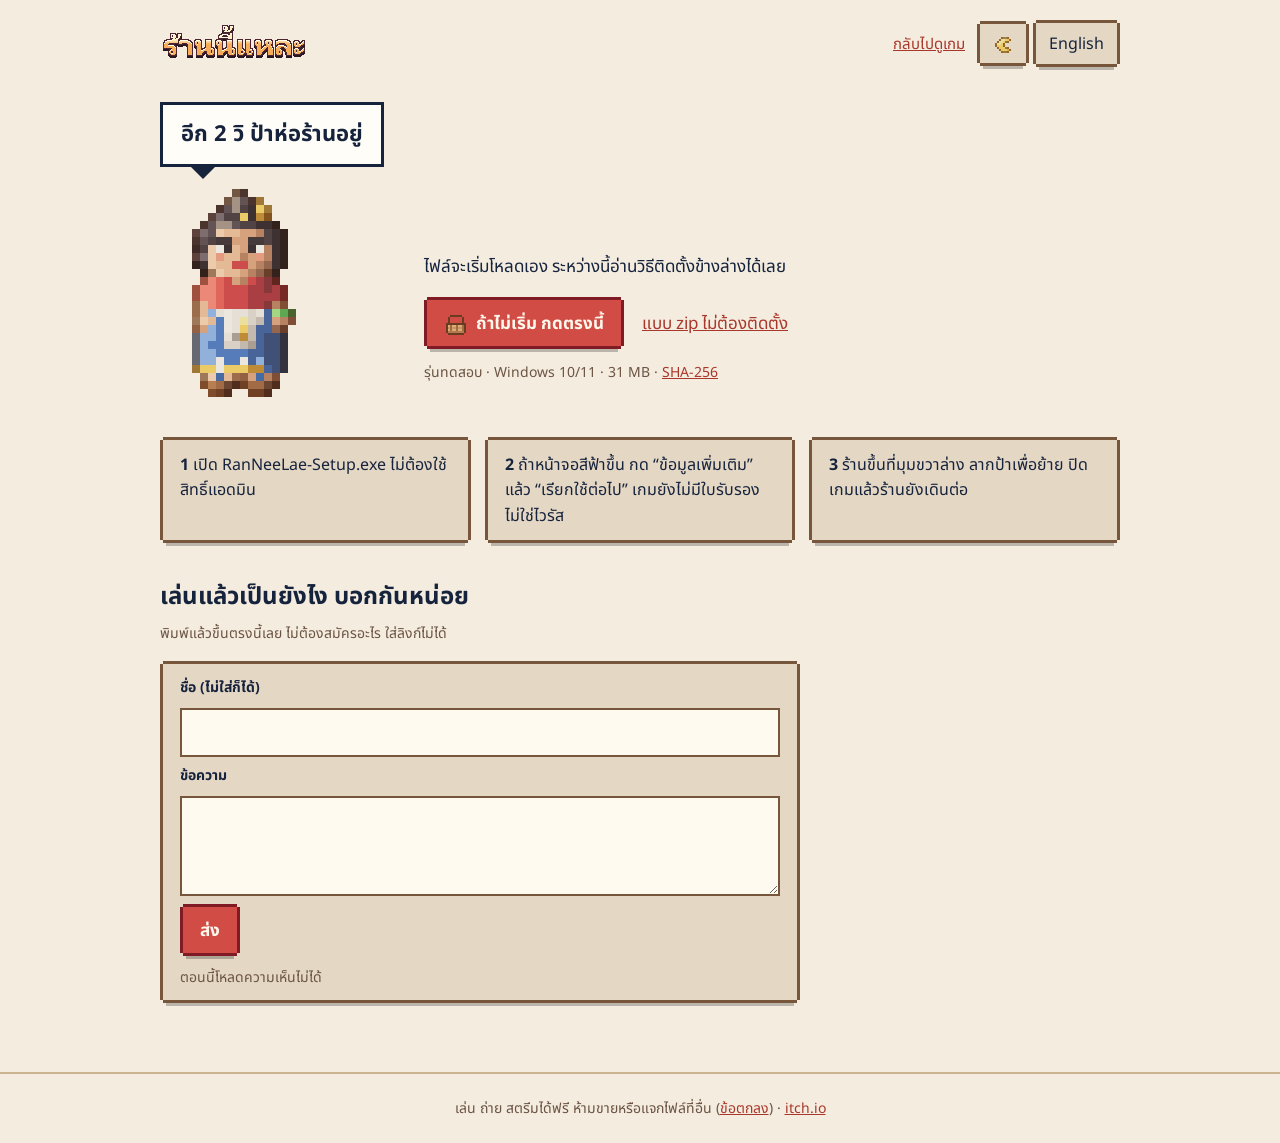
<file: download.html>
<!doctype html>
<html lang="th">
<head>
<meta charset="utf-8">
<meta name="viewport" content="width=device-width, initial-scale=1, viewport-fit=cover">
<title>ดาวน์โหลด ร้านนี้แหละ</title>
<meta name="robots" content="noindex">
<link rel="icon" type="image/png" href="icon.png">
<link rel="alternate" hreflang="en" href="en/download.html">
<link rel="preconnect" href="https://fonts.googleapis.com">
<link rel="preconnect" href="https://fonts.gstatic.com" crossorigin>
<link rel="stylesheet" href="https://fonts.googleapis.com/css2?family=Noto+Sans+Thai:wght@400;700&amp;display=swap">
<link rel="stylesheet" href="site.css?v=2">
<script>(function(){var t=null;try{t=localStorage.getItem("theme")}catch(_){}document.documentElement.dataset.theme=t||(matchMedia("(prefers-color-scheme: dark)").matches?"dark":"light")})()</script>
<script src="site.js?v=2" defer></script>
</head>
<body>
<header class="wrap top">
	<a href="./"><img src="img/logo.png" width="148" height="37" alt="ร้านนี้แหละ หน้าแรก"></a>
	<nav aria-label="หน้า">
		<a href="./">กลับไปดูเกม</a>
		<button type="button" class="chip theme" aria-label="สลับธีมมืดหรือสว่าง" title="ธีมมืด / สว่าง"><span class="ic"></span></button>
		<a class="chip" href="en/download.html" hreflang="en" lang="en">English</a>
	</nav>
</header>

<main>
<section class="wrap fetch">
	<div class="aunt">
		<p id="countdown" class="bubble" aria-live="polite">กำลังเริ่มโหลด</p>
		<img src="img/aunt.png" width="144" height="208" alt="ป้า">
	</div>
	<div class="words">
		<p>ไฟล์จะเริ่มโหลดเอง ระหว่างนี้อ่านวิธีติดตั้งข้างล่างได้เลย</p>
		<div class="install row" style="margin-top:16px">
			<a class="btn" href="https://github.com/intity01/ran-nee-lae-releases/releases/latest/download/RanNeeLae-Setup.exe"><span class="ic basket"></span>ถ้าไม่เริ่ม กดตรงนี้</a>
			<a href="https://github.com/intity01/ran-nee-lae-releases/releases/latest/download/RanNeeLae.zip">แบบ zip ไม่ต้องติดตั้ง</a>
		</div>
		<p class="meta"><span data-version>รุ่นทดสอบ</span> · Windows 10/11 · 31 MB · <a href="https://github.com/intity01/ran-nee-lae-releases/releases/latest">SHA-256</a></p>
	</div>
</section>

<section class="wrap" aria-label="วิธีติดตั้ง">
	<ol class="steps">
		<li class="box"><b>1</b> เปิด RanNeeLae-Setup.exe ไม่ต้องใช้สิทธิ์แอดมิน</li>
		<li class="box"><b>2</b> ถ้าหน้าจอสีฟ้าขึ้น กด “ข้อมูลเพิ่มเติม” แล้ว “เรียกใช้ต่อไป” เกมยังไม่มีใบรับรอง ไม่ใช่ไวรัส</li>
		<li class="box"><b>3</b> ร้านขึ้นที่มุมขวาล่าง ลากป้าเพื่อย้าย ปิดเกมแล้วร้านยังเดินต่อ</li>
	</ol>
</section>

<section id="talk" class="wrap talk" style="padding-top:36px;padding-bottom:48px">
	<h2>เล่นแล้วเป็นยังไง บอกกันหน่อย</h2>
	<p class="meta">พิมพ์แล้วขึ้นตรงนี้เลย ไม่ต้องสมัครอะไร ใส่ลิงก์ไม่ได้</p>
	<form id="comment-form" class="box">
		<label for="c-name">ชื่อ (ไม่ใส่ก็ได้)</label>
		<input id="c-name" name="name" maxlength="30" autocomplete="nickname">
		<label for="c-body">ข้อความ</label>
		<textarea id="c-body" name="body" rows="3" maxlength="500" required></textarea>
		<button type="submit" class="btn" style="align-self:flex-start">ส่ง</button>
		<p id="comment-status" class="status" aria-live="polite"></p>
	</form>
	<ol id="comments" aria-label="ความเห็น"><li>กำลังโหลด…</li></ol>
</section>
</main>

<footer>
	เล่น ถ่าย สตรีมได้ฟรี ห้ามขายหรือแจกไฟล์ที่อื่น (<a href="LICENSE.txt">ข้อตกลง</a>) · <a href="https://im-shines.itch.io/ran-nee-lae">itch.io</a>
</footer>
</body>
</html>
</file>
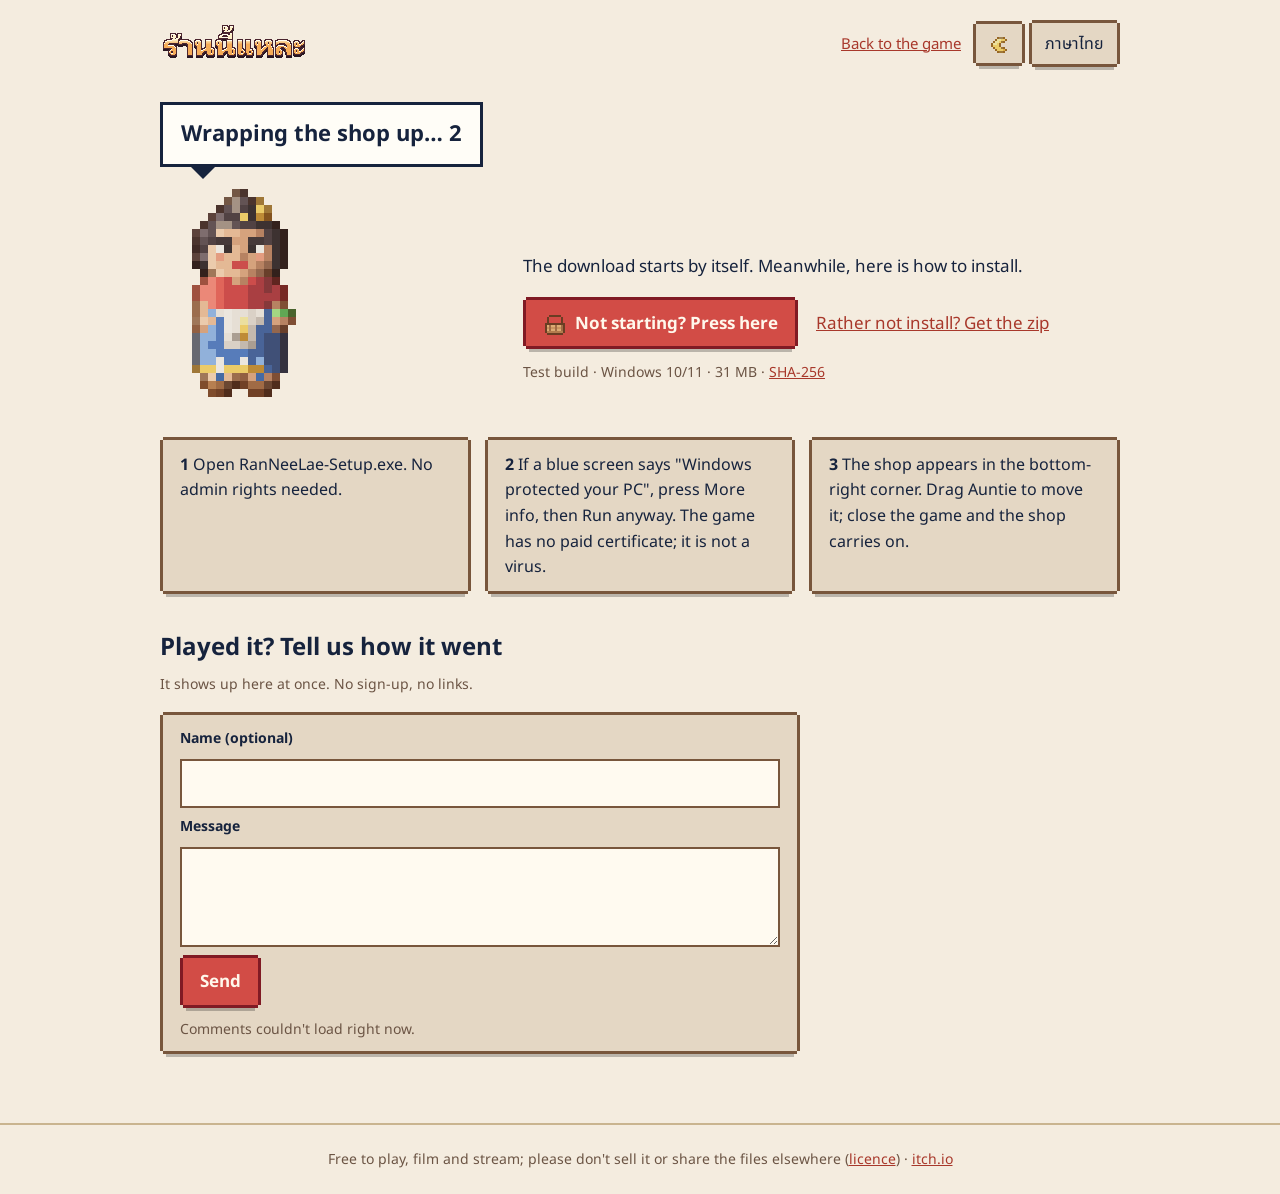
<file: en/download.html>
<!doctype html>
<html lang="en">
<head>
<meta charset="utf-8">
<meta name="viewport" content="width=device-width, initial-scale=1, viewport-fit=cover">
<title>Download Ran Nee Lae</title>
<meta name="robots" content="noindex">
<link rel="icon" type="image/png" href="../icon.png">
<link rel="alternate" hreflang="th" href="../download.html">
<link rel="preconnect" href="https://fonts.googleapis.com">
<link rel="preconnect" href="https://fonts.gstatic.com" crossorigin>
<link rel="stylesheet" href="https://fonts.googleapis.com/css2?family=Noto+Sans+Thai:wght@400;700&amp;display=swap">
<link rel="stylesheet" href="../site.css?v=2">
<script>(function(){var t=null;try{t=localStorage.getItem("theme")}catch(_){}document.documentElement.dataset.theme=t||(matchMedia("(prefers-color-scheme: dark)").matches?"dark":"light")})()</script>
<script src="../site.js?v=2" defer></script>
</head>
<body>
<header class="wrap top">
	<a href="./"><img src="../img/logo.png" width="148" height="37" alt="Ran Nee Lae home"></a>
	<nav aria-label="Pages">
		<a href="./">Back to the game</a>
		<button type="button" class="chip theme" aria-label="Switch dark or light theme" title="Dark / light"><span class="ic"></span></button>
		<a class="chip" href="../download.html" hreflang="th" lang="th">ภาษาไทย</a>
	</nav>
</header>

<main>
<section class="wrap fetch">
	<div class="aunt">
		<p id="countdown" class="bubble" aria-live="polite">Starting the download</p>
		<img src="../img/aunt.png" width="144" height="208" alt="Auntie">
	</div>
	<div class="words">
		<p>The download starts by itself. Meanwhile, here is how to install.</p>
		<div class="install row" style="margin-top:16px">
			<a class="btn" href="https://github.com/intity01/ran-nee-lae-releases/releases/latest/download/RanNeeLae-Setup.exe"><span class="ic basket"></span>Not starting? Press here</a>
			<a href="https://github.com/intity01/ran-nee-lae-releases/releases/latest/download/RanNeeLae.zip">Rather not install? Get the zip</a>
		</div>
		<p class="meta"><span data-version>Test build</span> · Windows 10/11 · 31 MB · <a href="https://github.com/intity01/ran-nee-lae-releases/releases/latest">SHA-256</a></p>
	</div>
</section>

<section class="wrap" aria-label="How to install">
	<ol class="steps">
		<li class="box"><b>1</b> Open RanNeeLae-Setup.exe. No admin rights needed.</li>
		<li class="box"><b>2</b> If a blue screen says "Windows protected your PC", press More info, then Run anyway. The game has no paid certificate; it is not a virus.</li>
		<li class="box"><b>3</b> The shop appears in the bottom-right corner. Drag Auntie to move it; close the game and the shop carries on.</li>
	</ol>
</section>

<section id="talk" class="wrap talk" style="padding-top:36px;padding-bottom:48px">
	<h2>Played it? Tell us how it went</h2>
	<p class="meta">It shows up here at once. No sign-up, no links.</p>
	<form id="comment-form" class="box">
		<label for="c-name">Name (optional)</label>
		<input id="c-name" name="name" maxlength="30" autocomplete="nickname">
		<label for="c-body">Message</label>
		<textarea id="c-body" name="body" rows="3" maxlength="500" required></textarea>
		<button type="submit" class="btn" style="align-self:flex-start">Send</button>
		<p id="comment-status" class="status" aria-live="polite"></p>
	</form>
	<ol id="comments" aria-label="Comments"><li>Loading…</li></ol>
</section>
</main>

<footer>
	Free to play, film and stream; please don't sell it or share the files elsewhere (<a href="../LICENSE.txt">licence</a>) · <a href="https://im-shines.itch.io/ran-nee-lae">itch.io</a>
</footer>
</body>
</html>
</file>
<file: site.css>
/* ร้านนี้แหละ download site. Built from the game's own pieces: the chip, panel and red button nine-patches
   (shop-overlay/assets/ui, 4 px corners drawn at 3x), the icon strip, and real frames of the game. Pixel pictures are
   only ever shown at whole multiples (strips 320 px wide at 3x, panels captured at 2x shown 1:1) and scroll
   sideways on a narrow screen instead of shrinking. The day runs down the page: morning, noon, rain, dusk, night. */
*,*::before,*::after{box-sizing:border-box}
:root{
	--ground:#f4ecdf; --ink:#16233d; --ink-soft:#6b5444; --rule:#c9b48f;
	--rain:#d9d6cf; --dusk:#f1d6b2; --night:#1d1a2a; --night-ink:#e8e4f4; --night-soft:#b9b3cf;
	--link:#a8382b; --night-link:#f2c06a; --chip-edge:#e7dccb;
	--field:#fffaf0; --field-edge:#78563c; --bubble:#fffdf7;
	--font:"Leelawadee UI","Noto Sans Thai",Tahoma,sans-serif;
	color-scheme:light;
}
/* Dark: the whole page takes the night section's colours. site.js (and the line in each page's head) sets data-theme
   from the visitor's pick, else from the system. The cream nine-patches swap for their night versions (make_pieces.py). */
:root[data-theme="dark"]{
	--ground:#1b1824; --ink:#ece4d6; --ink-soft:#b3a796; --rule:#4a4052;
	--rain:#1f2129; --dusk:#251c22; --night:#100e17; --night-ink:#e8e4f4; --night-soft:#b9b3cf;
	--link:#f2b36b; --night-link:#f2c06a; --chip-edge:#24212e;
	--field:#15131c; --field-edge:#96745a; --bubble:#2e293c;
	color-scheme:dark;
}
:root[data-theme="dark"] .chip{border-image-source:url(img/chip-night.png)}
:root[data-theme="dark"] .box{border-image-source:url(img/panel-night.png)}
body{margin:0;background:var(--ground);color:var(--ink);font-family:var(--font);font-size:17px;line-height:1.6}
img{image-rendering:pixelated}
img.photo{image-rendering:auto;max-width:100%;height:auto}
.panel:has(img.photo){overflow:visible}
a{color:var(--link)}
h2{margin:0 0 8px;font-size:24px;line-height:1.3}
p{margin:0}
.wrap{max-width:1000px;margin:0 auto;padding:0 20px}
.skip{position:absolute;left:-999px}
.skip:focus{left:12px;top:12px;background:#fff;padding:8px;z-index:9}

/* the game's nine-patch pieces */
.chip,.btn,.box{border:12px solid transparent;border-image-slice:4 fill;border-image-width:12px;border-image-repeat:stretch;image-rendering:pixelated}
.chip{border-image-source:url(img/chip.png);display:inline-flex;align-items:center;gap:6px;padding:0 4px;color:var(--ink);text-decoration:none;font:inherit;font-size:16px;background:none;min-height:44px}
.btn{border-image-source:url(img/button-primary.png);display:inline-flex;align-items:center;gap:8px;padding:2px 8px;color:#fff8ec;text-decoration:none;font:inherit;font-weight:700;background:none;min-height:44px;cursor:pointer}
.box{border-image-source:url(img/panel.png);padding:4px 8px}
.ic{display:inline-block;width:24px;height:24px;flex:none;background:url(img/icons.png) 0 0/504px 24px no-repeat;image-rendering:pixelated}
.ic.sun{background-position:-72px 0} .ic.moon{background-position:-96px 0} .ic.basket{background-position:-480px 0}
.clock{cursor:default;margin-bottom:10px}

/* top */
.top{display:flex;flex-wrap:wrap;justify-content:space-between;align-items:center;gap:12px;padding-top:20px;padding-bottom:8px}
.top nav{display:flex;flex-wrap:wrap;align-items:center;gap:4px}
.top nav a:not(.btn):not(.chip){padding:12px 8px;font-size:15px}
.hook{font-size:20px;max-width:760px;margin-top:12px}
.meta{font-size:14px;color:var(--ink-soft);margin-top:10px}
.note-en{margin-top:14px;font-size:15px;max-width:760px}

/* pictures */
.strip{overflow-x:auto;display:flex;justify-content:safe center}
.strip img,.panel img{flex:none;display:block}
.panel{overflow-x:auto;flex:0 1 640px}
.day{padding:40px 0 44px}
.day .caption{margin-top:12px}
.pair{display:flex;flex-wrap:wrap;gap:28px;align-items:flex-start;padding-top:44px;padding-bottom:44px}
.pair.flip{flex-wrap:wrap-reverse}
.pair .words{flex:1 1 260px;padding-top:8px}
.rainy{background:var(--rain)} .dusky{background:var(--dusk)} .screen{background:var(--chip-edge);padding:44px 0}
.night{background:var(--night);color:var(--night-ink)} .night a{color:var(--night-link)} .night .soft{color:var(--night-soft)}
.points{margin:18px 0 0;padding-left:20px;line-height:1.9;font-size:16px}

/* regulars */
.cast{display:flex;flex-wrap:wrap;gap:6px;align-items:flex-end;margin-top:12px}
.cast button{padding:0;border:0;background:transparent;cursor:pointer;transition:transform .15s}
.cast button[aria-pressed="true"]{transform:translateY(-6px)}
.cast img{width:102px;height:138px;display:block}
.said{margin-top:10px;max-width:640px;cursor:default}

/* trailer, install, questions */
video{width:100%;max-width:960px;display:block;background:var(--chip-edge)}
.install{margin-top:44px}
.install .row{display:flex;flex-wrap:wrap;gap:16px;align-items:center;margin-bottom:18px}
details{border-top:2px dashed var(--rule);font-size:16px}
summary{cursor:pointer;font-weight:700;padding:10px 0}
details p{margin:0 0 12px}

/* comments */
.talk form{display:flex;flex-direction:column;gap:8px;max-width:640px;margin-top:16px}
.talk label{font-size:14px;font-weight:700}
.talk input,.talk textarea{font:inherit;font-size:16px;padding:10px;border:2px solid var(--field-edge);background:var(--field);color:var(--ink)}
.talk .status{font-size:14px;color:var(--ink-soft);min-height:1.6em}
.talk ol{list-style:none;margin:18px 0 0;padding:0;max-width:760px}
/* a comment: one of the game's walk-ins (guests.png, 18 x 26 a cell, shown at 2x) and their speech bubble */
.talk li{display:flex;gap:14px;align-items:flex-end;padding:10px 0}
.talk li.none{display:block;color:var(--ink-soft)}
.guest{flex:none;width:36px;height:52px;background:url(img/guests.png) 0 0/864px 52px no-repeat;image-rendering:pixelated}
.said-box{position:relative;flex:0 1 auto;min-width:0;background:var(--bubble);border:3px solid var(--ink);padding:8px 14px 10px;margin-bottom:22px}
.said-box::after{content:"";position:absolute;left:-15px;bottom:6px;border:9px solid transparent;border-right:12px solid var(--ink);border-left:0}
.said-box b{margin-right:6px} .talk time{font-size:14px;color:var(--ink-soft)}
.said-box p{white-space:pre-line;overflow-wrap:anywhere}
.more{margin-top:12px}

footer{border-top:2px solid var(--rule);padding:22px 20px;text-align:center;font-size:14px;color:var(--ink-soft);line-height:1.8}

/* the download page: ป้า counting the seconds in a speech bubble */
.fetch{display:flex;flex-wrap:wrap;gap:24px 40px;align-items:flex-end;padding-top:24px;padding-bottom:40px}
.fetch .aunt{display:flex;flex-direction:column;align-items:flex-start;gap:22px}
.fetch .aunt img{margin-left:8px}
.fetch .words{flex:1 1 320px;padding-bottom:12px}
.bubble{position:relative;margin:0;background:var(--bubble);border:3px solid var(--ink);padding:12px 18px;font-size:22px;font-weight:700}
.bubble::after{content:"";position:absolute;left:28px;bottom:-15px;border:12px solid transparent;border-top-color:var(--ink);border-bottom:0}
.row{display:flex;flex-wrap:wrap;gap:12px 18px;align-items:center}
.steps{list-style:none;margin:0;padding:0;display:grid;grid-template-columns:repeat(auto-fit,minmax(240px,1fr));gap:14px;font-size:16px}

/* the rail: the times of day as jump links, the comment count, the theme switch and the download button. It sticks to
   the top once the header has scrolled away, so nobody has to scroll all the way back up. */
html{scroll-padding-top:76px}
@media (prefers-reduced-motion:no-preference){html{scroll-behavior:smooth}}
.rail{position:sticky;top:0;z-index:5;background:var(--ground);border-bottom:2px solid var(--rule)}
.rail .wrap{display:flex;align-items:center;gap:8px;min-height:60px}
.times{display:flex;flex:1 1 auto;min-width:0;overflow-x:auto;scrollbar-width:none}
.times a{flex:none;padding:12px 7px;font-size:15px;color:var(--ink-soft);text-decoration:none;font-variant-numeric:tabular-nums}
.times a:hover{color:var(--ink)}
.times a[aria-current="true"]{color:var(--link);box-shadow:inset 0 -3px 0 var(--link)}
.tools{display:flex;flex:none;align-items:center;gap:4px}
.tools .count{display:inline-flex;align-items:center;gap:4px;padding:10px 6px;font-size:15px}
.ic.note{background-position:-168px 0}
.theme{cursor:pointer;padding:0 2px}
.theme .ic{background-position:-96px 0}
:root[data-theme="dark"] .theme .ic{background-position:-72px 0}
.totop{position:fixed;right:16px;bottom:16px;z-index:6}
.totop[hidden]{display:none}
@media (max-width:640px){.tools .btn .word,.tools .count .word{display:none}}
</file>
